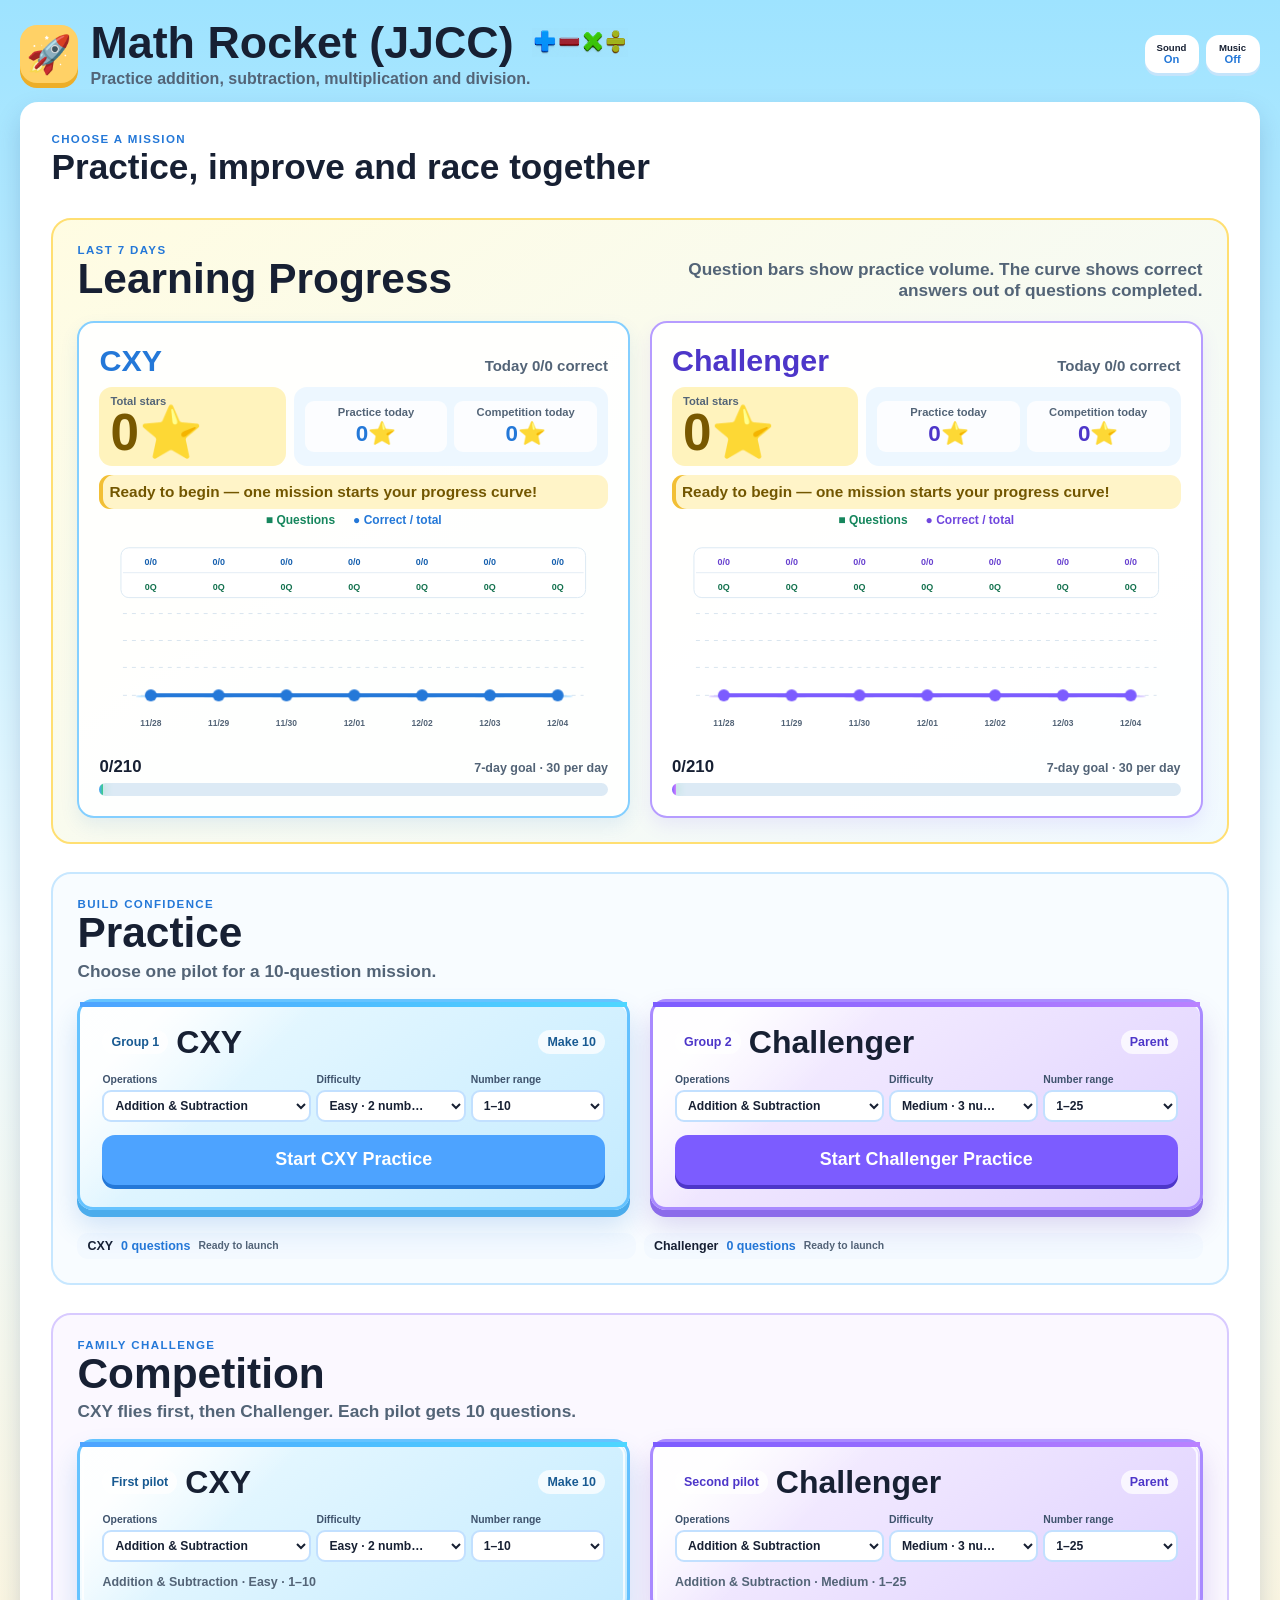
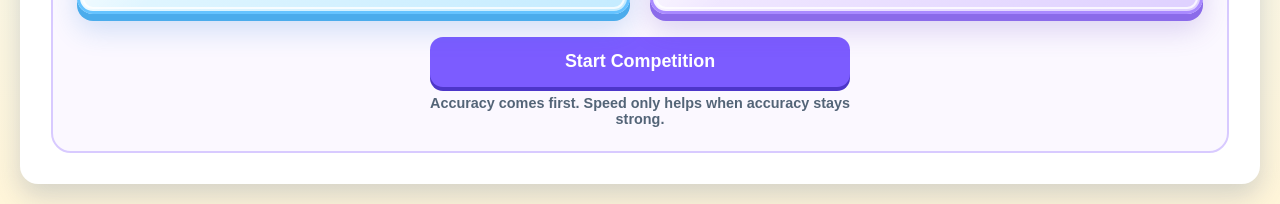
<file: index.html>
<!DOCTYPE html>
<html lang="en">
<head>
  <meta charset="UTF-8">
  <meta name="viewport" content="width=device-width, initial-scale=1, viewport-fit=cover">
  <meta name="description" content="A cheerful offline math game for building confidence with make-ten and break-ten mental maths.">
  <meta name="theme-color" content="#4da3ff">
  <meta name="color-scheme" content="light">
  <meta name="apple-mobile-web-app-capable" content="yes">
  <meta name="apple-mobile-web-app-title" content="Math Rocket (JJCC)">
  <meta name="apple-mobile-web-app-status-bar-style" content="default">
  <meta name="mobile-web-app-capable" content="yes">
  <meta name="format-detection" content="telephone=no">

  <title>Math Rocket (JJCC)</title>
  <link rel="manifest" href="./manifest.json">
  <link rel="apple-touch-icon" href="./assets/icons/apple-touch-icon.png">
  <link rel="icon" type="image/png" sizes="32x32" href="./assets/icons/favicon.png">
  <link rel="stylesheet" href="./css/style.css">
  <link rel="stylesheet" href="./css/animations.css">
  <link rel="stylesheet" href="./css/responsive.css?v=20260810-2">
</head>
<body>
  <main class="game-shell" id="app">
    <header class="hero">
      <div class="rocket-badge" aria-hidden="true">🚀</div>
      <div class="hero-copy">
        <h1>
          <span>Math Rocket (JJCC)</span>
          <img class="operator-title-image" src="./assets/images/math-operators.png" alt="plus, minus, multiply and divide" draggable="false">
        </h1>
        <p>Practice addition, subtraction, multiplication and division.</p>
        <span id="hidden-star-feedback" class="sr-only" aria-live="polite"></span>
      </div>
      <div class="hero-controls" aria-label="Sound controls">
        <button id="sound-toggle" class="icon-toggle" type="button" aria-pressed="true"><span>Sound</span><strong>On</strong></button>
        <button id="music-toggle" class="icon-toggle" type="button" aria-pressed="false"><span>Music</span><strong>Off</strong></button>
      </div>
    </header>

    <section id="start-screen" class="panel start-panel" aria-labelledby="start-title">
      <div class="setup-bar">
        <div class="page-intro">
          <p class="eyebrow">Choose a mission</p>
          <h2 id="start-title">Practice, improve and race together</h2>
        </div>
      </div>

      <section id="progress-dashboard" class="progress-dashboard" aria-labelledby="progress-dashboard-title">
        <div class="section-heading progress-heading">
          <div>
            <p class="eyebrow">Last 7 days</p>
            <h2 id="progress-dashboard-title">Learning Progress</h2>
          </div>
          <p>Question bars show practice volume. The curve shows correct answers out of questions completed.</p>
        </div>
        <div id="progress-cards" class="progress-cards" aria-live="polite"></div>
      </section>

      <section id="practice-setup" class="setup-section practice-section" aria-labelledby="practice-title">
        <div class="section-heading">
          <div>
            <p class="eyebrow">Build confidence</p>
            <h2 id="practice-title">Practice</h2>
          </div>
          <p>Choose one pilot for a 10-question mission.</p>
        </div>

        <div class="group-board">
          <article class="mission-group" aria-labelledby="cxy-title">
            <div class="group-heading">
              <span class="group-number">Group 1</span>
              <h3 id="cxy-title">CXY</h3>
              <span class="strategy-chip">Make 10</span>
            </div>
            <div class="mission-options">
              <label for="cxy-operations">
                <span>Operations</span>
                <select id="cxy-operations" data-config-context="practice" data-config-group="cxy" data-config-field="operationSet">
                  <option value="add-sub" selected>Addition &amp; Subtraction</option>
                  <option value="mul-div">Multiplication &amp; Division</option>
                  <option value="all">All Four Operations</option>
                </select>
              </label>
              <label for="cxy-difficulty">
                <span>Difficulty</span>
                <select id="cxy-difficulty" data-config-context="practice" data-config-group="cxy" data-config-field="difficulty">
                  <option value="easy" selected>Easy · 2 numbers</option>
                  <option value="medium">Medium · 3 numbers</option>
                  <option value="hard">Hard · 4 numbers</option>
                </select>
              </label>
              <label for="cxy-range">
                <span>Number range</span>
                <select id="cxy-range" data-config-context="practice" data-config-group="cxy" data-config-field="rangeMax">
                  <option value="10" selected>1–10</option>
                  <option value="15">1–15</option>
                  <option value="20">1–20</option>
                </select>
              </label>
            </div>
            <button class="start-practice-button" type="button" data-group="cxy">Start CXY Practice</button>
          </article>

          <article class="mission-group challenger-group" aria-labelledby="challenger-title">
            <div class="group-heading">
              <span class="group-number">Group 2</span>
              <h3 id="challenger-title">Challenger</h3>
              <span class="strategy-chip">Parent</span>
            </div>
            <div class="mission-options">
              <label for="challenger-operations">
                <span>Operations</span>
                <select id="challenger-operations" data-config-context="practice" data-config-group="challenger" data-config-field="operationSet">
                  <option value="add-sub" selected>Addition &amp; Subtraction</option>
                  <option value="mul-div">Multiplication &amp; Division</option>
                  <option value="all">All Four Operations</option>
                </select>
              </label>
              <label for="challenger-difficulty">
                <span>Difficulty</span>
                <select id="challenger-difficulty" data-config-context="practice" data-config-group="challenger" data-config-field="difficulty">
                  <option value="easy">Easy · 2 numbers</option>
                  <option value="medium" selected>Medium · 3 numbers</option>
                  <option value="hard">Hard · 4 numbers</option>
                </select>
              </label>
              <label for="challenger-range">
                <span>Number range</span>
                <select id="challenger-range" data-config-context="practice" data-config-group="challenger" data-config-field="rangeMax">
                  <option value="15">1–15</option>
                  <option value="25" selected>1–25</option>
                  <option value="30">1–30</option>
                </select>
              </label>
            </div>
            <button class="start-practice-button challenger-button" type="button" data-group="challenger">Start Challenger Practice</button>
          </article>
        </div>

        <div id="group-stats" class="group-stats" aria-live="polite"></div>
        <div id="focus-area" class="sr-only" aria-live="polite"></div>
      </section>

      <section id="competition-setup" class="setup-section competition-setup" aria-labelledby="competition-title">
        <div class="section-heading competition-heading">
          <div>
            <p class="eyebrow">Family challenge</p>
            <h2 id="competition-title">Competition</h2>
          </div>
          <p>CXY flies first, then Challenger. Each pilot gets 10 questions.</p>
        </div>

        <div class="group-board competition-board">
          <article class="mission-group competition-group" aria-labelledby="competition-cxy-title">
            <div class="group-heading">
              <span class="group-number">First pilot</span>
              <h3 id="competition-cxy-title">CXY</h3>
              <span class="strategy-chip">Make 10</span>
            </div>
            <div class="mission-options">
              <label for="competition-cxy-operations">
                <span>Operations</span>
                <select id="competition-cxy-operations" data-config-context="competition" data-config-group="cxy" data-config-field="operationSet">
                  <option value="add-sub" selected>Addition &amp; Subtraction</option>
                  <option value="mul-div">Multiplication &amp; Division</option>
                  <option value="all">All Four Operations</option>
                </select>
              </label>
              <label for="competition-cxy-difficulty">
                <span>Difficulty</span>
                <select id="competition-cxy-difficulty" data-config-context="competition" data-config-group="cxy" data-config-field="difficulty">
                  <option value="easy" selected>Easy · 2 numbers</option>
                  <option value="medium">Medium · 3 numbers</option>
                  <option value="hard">Hard · 4 numbers</option>
                </select>
              </label>
              <label for="competition-cxy-range">
                <span>Number range</span>
                <select id="competition-cxy-range" data-config-context="competition" data-config-group="cxy" data-config-field="rangeMax">
                  <option value="10" selected>1–10</option>
                  <option value="15">1–15</option>
                  <option value="20">1–20</option>
                </select>
              </label>
            </div>
            <p id="competition-cxy-summary" class="config-summary"></p>
          </article>

          <article class="mission-group challenger-group competition-group" aria-labelledby="competition-challenger-title">
            <div class="group-heading">
              <span class="group-number">Second pilot</span>
              <h3 id="competition-challenger-title">Challenger</h3>
              <span class="strategy-chip">Parent</span>
            </div>
            <div class="mission-options">
              <label for="competition-challenger-operations">
                <span>Operations</span>
                <select id="competition-challenger-operations" data-config-context="competition" data-config-group="challenger" data-config-field="operationSet">
                  <option value="add-sub" selected>Addition &amp; Subtraction</option>
                  <option value="mul-div">Multiplication &amp; Division</option>
                  <option value="all">All Four Operations</option>
                </select>
              </label>
              <label for="competition-challenger-difficulty">
                <span>Difficulty</span>
                <select id="competition-challenger-difficulty" data-config-context="competition" data-config-group="challenger" data-config-field="difficulty">
                  <option value="easy">Easy · 2 numbers</option>
                  <option value="medium" selected>Medium · 3 numbers</option>
                  <option value="hard">Hard · 4 numbers</option>
                </select>
              </label>
              <label for="competition-challenger-range">
                <span>Number range</span>
                <select id="competition-challenger-range" data-config-context="competition" data-config-group="challenger" data-config-field="rangeMax">
                  <option value="15">1–15</option>
                  <option value="25" selected>1–25</option>
                  <option value="30">1–30</option>
                </select>
              </label>
            </div>
            <p id="competition-challenger-summary" class="config-summary"></p>
          </article>
        </div>

        <div class="competition-actions">
          <button id="start-competition-button" class="competition-card" type="button">Start Competition</button>
          <p class="competition-tip">Accuracy comes first. Speed only helps when accuracy stays strong.</p>
        </div>
      </section>
    </section>

    <section id="game-screen" class="panel game-panel hidden" aria-labelledby="question-text">
      <div class="play-header">
        <nav class="play-navigation" aria-label="Practice navigation">
          <button id="go-back-button" class="play-nav-button" type="button" aria-label="Go back to mission choices">
            <span aria-hidden="true">←</span> Back
          </button>
          <button id="go-home-button" class="play-nav-button" type="button" aria-label="Go to Math Rocket (JJCC) homepage">
            <span aria-hidden="true">⌂</span> Home
          </button>
        </nav>

        <div class="play-hud" aria-label="Mission progress">
          <div class="pilot-chip">
            <span>Pilot</span>
            <strong id="mission-label">CXY</strong>
          </div>
          <div class="progress-cluster">
            <div class="progress-copy">
              <strong><span id="question-number">1</span>/<span id="question-total">10</span></strong>
              <span id="mission-config"></span>
            </div>
            <div class="progress-track" role="progressbar" aria-valuemin="0" aria-valuemax="10" aria-valuenow="1">
              <span id="question-progress"></span>
            </div>
          </div>
          <div class="star-score"><span>⭐</span><strong id="score">0</strong></div>
          <div class="streak-score"><span>Streak</span><strong id="streak">0</strong></div>
        </div>
      </div>

      <div id="competition-hud" class="competition-hud hidden" aria-live="polite">
        <span data-live-player="cxy">CXY <strong id="live-cxy-stars">0</strong>⭐</span>
        <b>VS</b>
        <span data-live-player="challenger">Challenger <strong id="live-challenger-stars">0</strong>⭐</span>
      </div>
      <span id="timer" class="sr-only">0</span>

      <div class="play-stage">
        <div class="rocket-area" aria-hidden="true">
          <div class="cloud cloud-one"></div>
          <div class="cloud cloud-two"></div>
          <div class="sky-mark star-one">★</div>
          <div class="sky-mark star-two">★</div>
          <div id="rocket" class="rocket-wrap">
            <svg class="rocket-svg" viewBox="0 0 120 180" role="img" aria-label="Rocket">
              <g class="rocket-glow"><ellipse cx="60" cy="92" rx="34" ry="66"></ellipse></g>
              <g class="rocket-body">
                <path class="fin left-fin" d="M39 116 L15 152 L45 142 Z"></path>
                <path class="fin right-fin" d="M81 116 L105 152 L75 142 Z"></path>
                <path class="body-shell" d="M60 8 C30 33 25 85 39 129 C44 145 76 145 81 129 C95 85 90 33 60 8 Z"></path>
                <circle class="window-ring" cx="60" cy="66" r="18"></circle>
                <circle class="window-glass" cx="60" cy="66" r="11"></circle>
                <path class="smile" d="M51 99 Q60 108 69 99"></path>
                <path class="oops-mouth" d="M53 104 Q60 96 67 104"></path>
              </g>
              <g class="flame">
                <path class="flame-outer" d="M43 139 C45 162 58 174 60 178 C62 174 75 162 77 139 Z"></path>
                <path class="flame-inner" d="M53 140 C54 156 60 165 60 168 C60 165 66 156 67 140 Z"></path>
              </g>
              <g class="smoke-trail">
                <circle cx="42" cy="160" r="9"></circle>
                <circle cx="60" cy="166" r="12"></circle>
                <circle cx="78" cy="160" r="8"></circle>
              </g>
              <g class="sparkles">
                <circle cx="23" cy="70" r="3"></circle>
                <circle cx="98" cy="92" r="3"></circle>
              </g>
            </svg>
            <span class="oops-bubble">Try again!</span>
          </div>
          <div class="moon"></div>
          <div class="fireworks"><span></span><span></span><span></span></div>
        </div>

        <div class="question-zone">
          <h2 id="question-text" class="question"></h2>
          <div id="answer-buttons" class="answer-grid" aria-label="Answer choices"></div>
        </div>
      </div>

      <div class="support-row">
        <button id="hint-button" class="secondary-button" type="button">💡 Hint</button>
        <div class="feedback-zone">
          <p id="hint-text" class="hint" aria-live="polite"></p>
          <p id="message" class="message" aria-live="assertive"></p>
        </div>
      </div>
    </section>

    <section id="result-screen" class="panel result-panel hidden" aria-labelledby="result-title">
      <div class="result-heading">
        <div id="result-celebration-icon" class="result-celebration-icon" aria-hidden="true">⭐</div>
        <div>
          <p class="eyebrow">Mission report</p>
          <h2 id="result-title">Mission complete! ⭐</h2>
          <p id="result-message" class="result-message" aria-live="polite"></p>
        </div>
      </div>

      <div class="result-stats">
        <div class="result-star"><span>Mission stars</span><strong id="final-score">0</strong></div>
        <div><span>Correct</span><strong id="final-correct">0/10</strong></div>
        <div><span>Accuracy</span><strong id="final-rate">0%</strong></div>
        <div><span>Average</span><strong><span id="final-average">0</span>s</strong></div>
      </div>
      <span class="sr-only">Total time <span id="final-time">0</span> seconds</span>

      <div id="reward-breakdown" class="reward-breakdown" aria-label="Star rewards"></div>
      <div id="comparison-message" class="comparison-message" aria-live="polite"></div>
      <div id="competition-result" class="competition-result hidden"></div>

      <section id="review-section" class="review-section" aria-labelledby="review-title">
        <div>
          <h3 id="review-title">Mistake review</h3>
          <p id="review-summary">Your tricky questions are ready to practise one at a time.</p>
        </div>
        <div id="wrong-review" class="sr-only"></div>
        <div id="retry-actions" class="retry-actions"></div>
      </section>

      <div class="result-actions">
        <button id="competition-next-button" class="hidden" type="button">Start Challenger turn</button>
        <button id="play-again-button" type="button">Back to Mission</button>
        <button id="result-home-button" class="result-home-button" type="button">⌂ Home</button>
      </div>
    </section>
  </main>

  <dialog id="race-exit-dialog" class="race-exit-dialog" aria-labelledby="race-exit-title">
    <div class="race-exit-content">
      <div class="race-exit-icon" aria-hidden="true">🚦</div>
      <h2 id="race-exit-title">Leave this race?</h2>
      <p id="race-exit-status" class="race-exit-status"></p>
      <p id="race-exit-message" class="race-exit-message"></p>
      <div class="race-exit-actions">
        <button id="continue-race-button" type="button">Continue Race</button>
        <button id="exit-race-button" class="exit-race-button" type="button">Exit Race</button>
      </div>
    </div>
  </dialog>

  <script src="./js/utils.js"></script>
  <script src="./js/runtime-config.js?v=20260810-2"></script>
  <script src="./js/storage.js?v=20260810-2"></script>
  <script src="./js/questions.js?v=20260810-3"></script>
  <script src="./js/audio.js"></script>
  <script src="./js/animation.js"></script>
  <script src="./js/ui.js?v=20260810-2"></script>
  <script src="./js/game.js?v=20260810-2"></script>
  <script src="./js/app.js?v=20260810-3"></script>
</body>
</html>
</file>
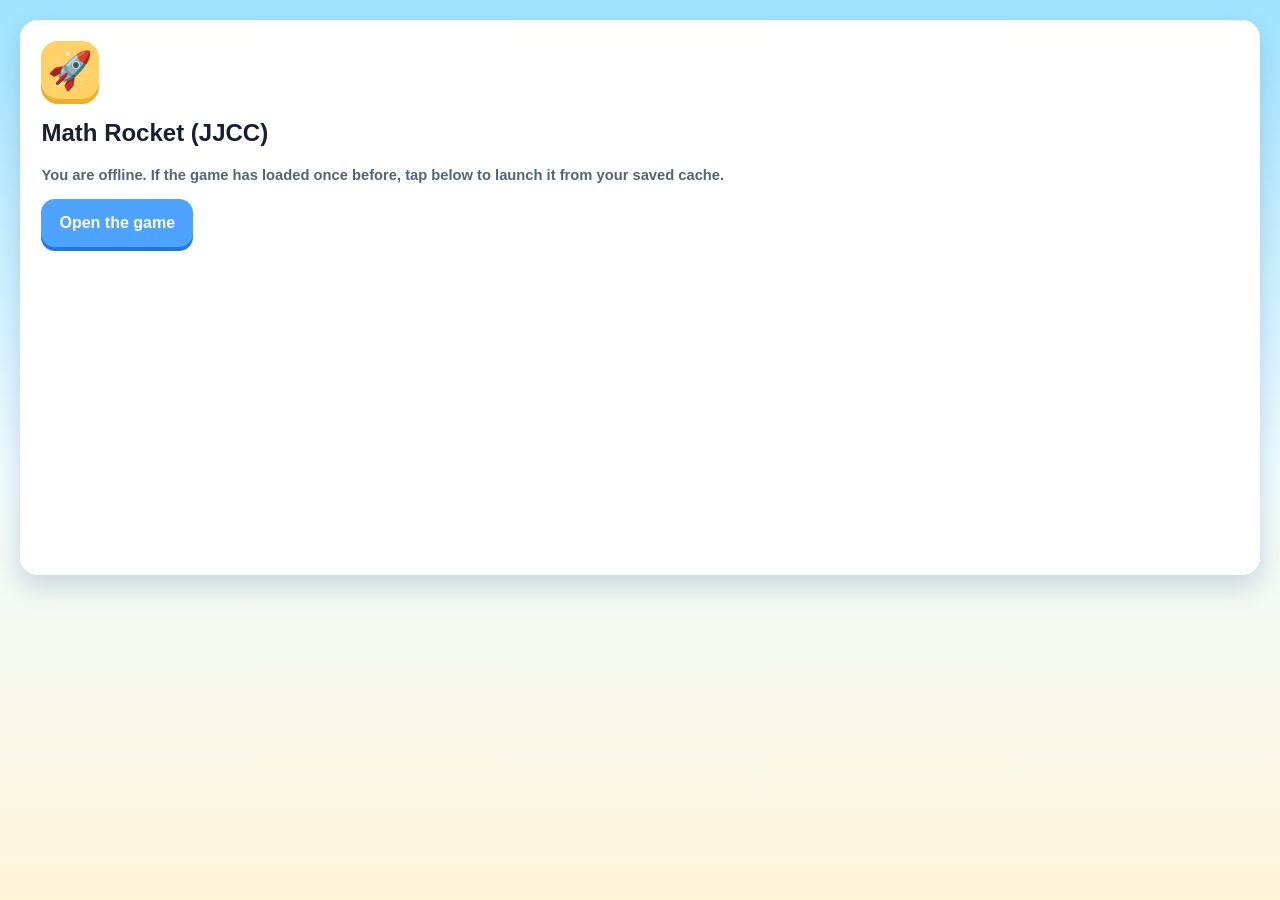
<file: offline.html>
<!DOCTYPE html>
<html lang="en">
<head>
  <meta charset="UTF-8">
  <meta name="viewport" content="width=device-width, initial-scale=1, viewport-fit=cover">
  <meta name="theme-color" content="#4da3ff">
  <title>Offline - Math Rocket (JJCC)</title>
  <link rel="stylesheet" href="./css/style.css">
  <link rel="stylesheet" href="./css/responsive.css">
</head>
<body>
  <main class="game-shell">
    <section class="panel">
      <div class="rocket-badge" aria-hidden="true">&#128640;</div>
      <h1>Math Rocket (JJCC)</h1>
      <p class="result-message">You are offline. If the game has loaded once before, tap below to launch it from your saved cache.</p>
      <p><a class="offline-link" href="./index.html">Open the game</a></p>
    </section>
  </main>
</body>
</html>
</file>
<file: css/style.css>
:root {
  --blue: #4da3ff;
  --blue-dark: #2478d8;
  --purple: #7c5cff;
  --purple-dark: #4d36c9;
  --green: #1f9d55;
  --red: #d95c5c;
  --yellow: #ffd166;
  --ink: #172033;
  --muted: #536477;
  --panel: #ffffff;
  --space: #163a73;
  --touch: 48px;
  --gap: clamp(8px, 1.5vh, 14px);
}

* {
  box-sizing: border-box;
  -webkit-tap-highlight-color: transparent;
}

html,
body {
  width: 100%;
  height: 100%;
  margin: 0;
  overflow: hidden;
  touch-action: manipulation;
}

body {
  color: var(--ink);
  font-family: "Trebuchet MS", Arial, sans-serif;
  background:
    radial-gradient(circle at 16% 12%, #fff6a5 0 50px, transparent 51px),
    radial-gradient(circle at 86% 15%, rgba(255, 255, 255, 0.68) 0 38px, transparent 39px),
    linear-gradient(180deg, #9ee3ff 0%, #eefbff 52%, #fff5d9 100%);
  overscroll-behavior: none;
  -webkit-user-select: none;
  user-select: none;
}

button,
select {
  font: inherit;
}

button {
  min-height: var(--touch);
  padding: 9px 14px;
  border: 0;
  border-radius: 13px;
  color: #ffffff;
  background: var(--blue);
  box-shadow: 0 4px 0 var(--blue-dark);
  cursor: pointer;
  font-weight: 900;
  touch-action: manipulation;
  transition: transform 150ms ease, box-shadow 150ms ease;
}

button:hover,
button:focus-visible {
  transform: translateY(-1px);
  outline: 3px solid rgba(255, 209, 102, 0.88);
  outline-offset: 2px;
}

button:active {
  transform: translateY(2px);
  box-shadow: 0 2px 0 var(--blue-dark);
}

button:disabled {
  cursor: default;
  opacity: 0.94;
}

.hidden,
[hidden] {
  display: none !important;
}

.sr-only {
  position: absolute !important;
  width: 1px !important;
  height: 1px !important;
  padding: 0 !important;
  margin: -1px !important;
  overflow: hidden !important;
  clip: rect(0, 0, 0, 0) !important;
  white-space: nowrap !important;
  border: 0 !important;
}

.game-shell {
  display: grid;
  grid-template-rows: auto minmax(0, 1fr);
  gap: var(--gap);
  width: min(1080px, 100%);
  height: 100dvh;
  margin: 0 auto;
  padding:
    max(8px, env(safe-area-inset-top))
    max(10px, env(safe-area-inset-right))
    max(8px, env(safe-area-inset-bottom))
    max(10px, env(safe-area-inset-left));
}

.hero {
  display: grid;
  grid-template-columns: auto minmax(0, 1fr) auto;
  align-items: center;
  gap: 12px;
  min-height: 60px;
}

.rocket-badge {
  display: grid;
  width: 58px;
  height: 58px;
  place-items: center;
  border-radius: 17px;
  background: var(--yellow);
  box-shadow: 0 5px 0 #edae28;
  font-size: 2.3rem;
}

.hero-copy {
  min-width: 0;
}

.hero h1,
.hero p {
  margin: 0;
}

.hero h1 {
  font-size: clamp(1.65rem, 4vw, 2.8rem);
  line-height: 1;
}

.hero p {
  margin-top: 5px;
  color: var(--muted);
  font-size: clamp(0.8rem, 1.5vw, 1rem);
  font-weight: 800;
}

.hero-controls {
  display: flex;
  gap: 7px;
}

.icon-toggle,
.text-button {
  min-height: 42px;
  padding: 7px 10px;
  color: var(--ink);
  background: #ffffff;
  box-shadow: 0 3px 0 #c5e4fb;
  font-size: 0.82rem;
}

body.is-playing .hero,
body.is-result .hero {
  display: none;
}

body.is-playing .game-shell,
body.is-result .game-shell {
  grid-template-rows: minmax(0, 1fr);
}

.panel {
  width: 100%;
  height: 100%;
  min-height: 0;
  padding: clamp(10px, 2vw, 18px);
  overflow: hidden;
  border: 3px solid rgba(255, 255, 255, 0.9);
  border-radius: 18px;
  background: var(--panel);
  box-shadow: 0 12px 26px rgba(22, 58, 115, 0.18);
}

.start-panel {
  display: flex;
  flex-direction: column;
  gap: var(--gap);
}

.setup-bar {
  display: grid;
  grid-template-columns: minmax(220px, 1fr) auto auto;
  align-items: center;
  gap: 9px;
}

.mode-tabs,
.mobile-group-tabs {
  display: flex;
  gap: 5px;
  padding: 4px;
  border-radius: 14px;
  background: #eaf5ff;
}

.mode-tab,
.group-tab {
  flex: 1;
  min-height: 42px;
  color: var(--muted);
  background: transparent;
  box-shadow: none;
  font-size: 0.92rem;
}

.mode-tab.active,
.group-tab.active {
  color: #ffffff;
  background: var(--blue);
  box-shadow: 0 3px 0 var(--blue-dark);
}

.star-bank {
  margin: 0;
  padding: 8px 12px;
  border-radius: 999px;
  color: #765900;
  background: #fff4c8;
  font-weight: 900;
  white-space: nowrap;
}

.setup-view {
  display: none;
  flex: 1;
  min-height: 0;
}

.setup-view.active {
  display: flex;
  flex-direction: column;
  gap: var(--gap);
}

.mobile-group-tabs {
  display: none;
}

.group-board {
  display: grid;
  flex: 1;
  grid-template-columns: repeat(2, minmax(0, 1fr));
  align-items: stretch;
  gap: clamp(10px, 2vw, 16px);
  min-height: 0;
}

.mission-group {
  position: relative;
  display: grid;
  grid-template-rows: auto minmax(0, 1fr) auto;
  gap: 10px;
  min-height: 0;
  padding: clamp(10px, 1.8vw, 16px);
  overflow: hidden;
  border: 2px solid #65c3ff;
  border-radius: 16px;
  background: linear-gradient(145deg, #eaf9ff 0%, #c9edff 100%);
}

.mission-group::before {
  position: absolute;
  top: 0;
  right: 0;
  left: 0;
  height: 5px;
  background: linear-gradient(90deg, var(--blue), #4ed6ff);
  content: "";
}

.challenger-group {
  border-color: #a98aff;
  background: linear-gradient(145deg, #f7efff 0%, #dfd0ff 100%);
}

.challenger-group::before {
  background: linear-gradient(90deg, var(--purple), #ba82ff);
}

.group-heading {
  display: grid;
  grid-template-columns: auto 1fr auto;
  align-items: center;
  gap: 8px;
  min-height: 36px;
}

.group-heading h3 {
  margin: 0;
  font-size: clamp(1.25rem, 2.4vw, 1.6rem);
}

.group-number,
.strategy-chip {
  padding: 4px 8px;
  border-radius: 999px;
  color: #185a92;
  background: rgba(255, 255, 255, 0.76);
  font-size: 0.72rem;
  font-weight: 900;
  white-space: nowrap;
}

.challenger-group .group-number,
.challenger-group .strategy-chip {
  color: var(--purple-dark);
}

.mission-options {
  display: grid;
  grid-template-rows: repeat(3, minmax(58px, 1fr));
  gap: 8px;
  min-height: 0;
}

.mission-options label {
  display: grid;
  grid-template-rows: auto minmax(38px, 1fr);
  gap: 3px;
  min-height: 0;
  color: var(--muted);
  font-size: 0.76rem;
  font-weight: 900;
}

.mission-options select {
  width: 100%;
  min-height: 40px;
  padding: 6px 32px 6px 9px;
  border: 2px solid rgba(77, 163, 255, 0.34);
  border-radius: 10px;
  color: var(--ink);
  background: #ffffff;
  font-size: clamp(0.78rem, 1.35vw, 0.94rem);
  font-weight: 800;
}

.mission-options select:focus-visible {
  border-color: var(--blue);
  outline: 3px solid rgba(255, 209, 102, 0.75);
}

.start-practice-button,
.competition-card {
  width: 100%;
  min-height: 46px;
}

.challenger-button,
.competition-card,
#competition-next-button {
  background: var(--purple);
  box-shadow: 0 4px 0 var(--purple-dark);
}

.group-stats {
  display: grid;
  grid-template-columns: repeat(2, minmax(0, 1fr));
  gap: 8px;
}

.group-stat-card {
  display: flex;
  align-items: center;
  gap: 8px;
  min-width: 0;
  padding: 6px 10px;
  border-radius: 11px;
  background: #f3f9ff;
  font-size: 0.78rem;
  font-weight: 800;
}

.group-stat-card strong {
  color: var(--blue-dark);
  white-space: nowrap;
}

.group-stat-card small {
  overflow: hidden;
  color: var(--muted);
  text-overflow: ellipsis;
  white-space: nowrap;
}

.competition-setup {
  justify-content: center;
  align-items: center;
  text-align: center;
}

.versus-title {
  display: flex;
  align-items: center;
  gap: 14px;
}

.versus-title > span {
  font-size: clamp(2.6rem, 7vh, 4.5rem);
}

.versus-title h2,
.versus-title p,
.eyebrow {
  margin: 0;
}

.versus-title h2 {
  font-size: clamp(1.7rem, 4vw, 2.5rem);
}

.versus-title p:last-child,
.competition-tip {
  color: var(--muted);
  font-size: 0.9rem;
  font-weight: 800;
}

.eyebrow {
  color: var(--blue-dark);
  font-size: 0.72rem;
  font-weight: 900;
  letter-spacing: 0.12em;
  text-transform: uppercase;
}

.competition-configs {
  display: grid;
  grid-template-columns: minmax(0, 1fr) auto minmax(0, 1fr);
  align-items: center;
  gap: 10px;
  width: min(760px, 100%);
}

.competition-player {
  display: grid;
  gap: 5px;
  padding: clamp(12px, 2.2vw, 20px);
  border: 2px solid #87ceff;
  border-radius: 15px;
  background: #eaf9ff;
}

.challenger-player {
  border-color: #b49cff;
  background: #f3edff;
}

.competition-player strong {
  font-size: 1.35rem;
}

.competition-player span {
  color: var(--muted);
  font-size: 0.86rem;
  font-weight: 800;
}

.versus-badge {
  display: grid;
  width: 48px;
  height: 48px;
  place-items: center;
  border-radius: 50%;
  color: #ffffff;
  background: var(--purple);
  font-weight: 900;
}

.competition-card {
  width: min(360px, 100%);
  min-height: 58px;
  font-size: 1.16rem;
}

.competition-tip {
  margin: 0;
}

/* Playing */
.game-panel {
  display: grid;
  grid-template-rows: auto auto minmax(0, 1fr) auto;
  gap: var(--gap);
}

.play-hud {
  display: grid;
  grid-template-columns: minmax(120px, 1.25fr) minmax(170px, 2fr) minmax(82px, 0.75fr) minmax(70px, 0.65fr);
  gap: 8px;
}

.pilot-chip,
.progress-cluster,
.star-score,
.streak-score {
  min-width: 0;
  padding: 8px 10px;
  border-radius: 12px;
  background: #edf7ff;
}

.pilot-chip span,
.streak-score span,
.progress-copy span {
  display: block;
  overflow: hidden;
  color: var(--muted);
  font-size: 0.7rem;
  font-weight: 900;
  text-overflow: ellipsis;
  white-space: nowrap;
}

.pilot-chip strong,
.streak-score strong {
  display: block;
  overflow: hidden;
  margin-top: 2px;
  font-size: clamp(0.9rem, 2vw, 1.15rem);
  text-overflow: ellipsis;
  white-space: nowrap;
}

.progress-cluster {
  display: grid;
  align-content: center;
  gap: 5px;
}

.progress-copy {
  display: flex;
  align-items: center;
  gap: 8px;
}

.progress-copy strong {
  font-size: 1.15rem;
}

.progress-copy span {
  flex: 1;
  text-align: right;
}

.progress-track {
  height: 9px;
  overflow: hidden;
  border-radius: 999px;
  background: #cfe7fb;
}

.progress-track span {
  display: block;
  width: 10%;
  height: 100%;
  border-radius: inherit;
  background: linear-gradient(90deg, var(--blue), #55d9ff);
  transition: width 240ms ease;
}

.star-score {
  display: flex;
  align-items: center;
  justify-content: center;
  gap: 5px;
  color: #795900;
  background: #fff2b9;
}

.star-score span {
  font-size: 1.35rem;
}

.star-score strong {
  font-size: clamp(1.4rem, 3vw, 2rem);
}

.streak-score {
  text-align: center;
}

.competition-hud {
  display: grid;
  grid-template-columns: 1fr auto 1fr;
  align-items: center;
  gap: 8px;
  padding: 5px 10px;
  border-radius: 11px;
  color: #4f397f;
  background: #f1ecff;
  font-size: 0.83rem;
  font-weight: 900;
  text-align: center;
}

.competition-hud .active {
  color: #ffffff;
  border-radius: 999px;
  background: var(--purple);
}

.play-stage {
  display: grid;
  grid-template-columns: minmax(145px, 0.65fr) minmax(0, 2.35fr);
  gap: var(--gap);
  min-height: 0;
}

.rocket-area {
  position: relative;
  min-height: 0;
  overflow: hidden;
  border-radius: 15px;
  background:
    radial-gradient(circle at 75% 20%, rgba(255, 255, 255, 0.2) 0 32px, transparent 33px),
    linear-gradient(180deg, var(--space), #367bd7 70%, #80d7ff);
  contain: layout paint;
}

#rocket {
  position: absolute;
  z-index: 4;
  bottom: 8%;
  left: 50%;
  width: clamp(68px, 10vw, 108px);
  aspect-ratio: 2 / 3;
  transform: translate3d(-50%, 0, 0);
  transform-origin: 50% 72%;
  will-change: bottom, transform;
}

.rocket-svg {
  display: block;
  width: 100%;
  filter: drop-shadow(0 8px 12px rgba(0, 0, 0, 0.22));
}

.rocket-glow ellipse { fill: rgba(255, 209, 102, 0.2); opacity: 0; }
.body-shell { fill: #ffffff; stroke: #d8ebff; stroke-width: 3; }
.fin { fill: #ff6b6b; stroke: #d64545; stroke-width: 2; }
.window-ring { fill: #2667ff; }
.window-glass { fill: #bdefff; }
.smile,
.oops-mouth { fill: none; stroke: #172033; stroke-linecap: round; stroke-width: 4; }
.oops-mouth { opacity: 0; }
.flame,
.smoke-trail,
.sparkles,
.oops-bubble,
.fireworks { opacity: 0; pointer-events: none; }
.flame-outer { fill: #ff9f1c; }
.flame-inner { fill: #fff4cf; }
.smoke-trail circle { fill: rgba(255, 255, 255, 0.78); }
.sparkles circle { fill: #fff4cf; }

.oops-bubble {
  position: absolute;
  top: 12px;
  right: -22px;
  padding: 5px 7px;
  border-radius: 999px;
  color: #9b2929;
  background: #ffffff;
  font-size: 0.72rem;
  font-weight: 900;
}

.moon {
  position: absolute;
  top: 14px;
  right: 16px;
  width: clamp(30px, 5vw, 48px);
  aspect-ratio: 1;
  border-radius: 50%;
  background: #fff6c8;
  box-shadow: 0 0 20px rgba(255, 246, 200, 0.62);
}

.cloud {
  position: absolute;
  z-index: 1;
  width: 82px;
  height: 26px;
  border-radius: 999px;
  background: rgba(255, 255, 255, 0.68);
}

.cloud-one { top: 25%; left: 5%; }
.cloud-two { right: 6%; bottom: 14%; transform: scale(0.72); }
.sky-mark { position: absolute; color: var(--yellow); font-size: 1.2rem; }
.star-one { top: 18px; left: 18%; }
.star-two { top: 58px; right: 17%; }

.question-zone {
  display: grid;
  grid-template-rows: minmax(58px, 0.7fr) minmax(0, 2fr);
  gap: var(--gap);
  min-height: 0;
}

.question {
  display: grid;
  place-items: center;
  min-height: 0;
  margin: 0;
  padding: 4px;
  overflow-wrap: anywhere;
  font-size: clamp(2rem, 6vw, 4rem);
  line-height: 1.05;
  text-align: center;
}

.answer-grid {
  display: grid;
  grid-template-columns: repeat(2, minmax(0, 1fr));
  grid-template-rows: repeat(2, minmax(50px, 1fr));
  gap: clamp(7px, 1.5vw, 12px);
  min-height: 0;
}

.answer-button {
  position: relative;
  min-height: 50px;
  padding: 7px;
  font-size: clamp(1.55rem, 4vw, 2.7rem);
}

.answer-button strong { font: inherit; }

.answer-shortcut {
  position: absolute;
  top: 6px;
  left: 7px;
  display: grid;
  width: 21px;
  height: 21px;
  place-items: center;
  border-radius: 50%;
  color: var(--blue-dark);
  background: rgba(255, 255, 255, 0.9);
  font-size: 0.68rem;
}

.answer-button.correct { background: var(--green); box-shadow: 0 4px 0 #126c38; }
.answer-button.wrong { background: var(--red); box-shadow: 0 4px 0 #a23a3a; }

.support-row {
  display: grid;
  grid-template-columns: auto minmax(0, 1fr);
  align-items: center;
  gap: 10px;
  min-height: 54px;
}

.secondary-button {
  min-height: 44px;
  color: var(--ink);
  background: var(--yellow);
  box-shadow: 0 4px 0 #edae28;
}

.feedback-zone {
  display: grid;
  align-content: center;
  min-width: 0;
  min-height: 48px;
  padding: 5px 10px;
  border-radius: 11px;
  background: #f6f9fc;
}

.hint,
.message {
  margin: 0;
  overflow: hidden;
  color: var(--muted);
  font-size: clamp(0.76rem, 1.6vw, 0.98rem);
  font-weight: 800;
  line-height: 1.25;
  text-overflow: ellipsis;
  white-space: nowrap;
}

.message {
  color: var(--ink);
  font-size: clamp(0.82rem, 1.8vw, 1.05rem);
}

/* Results */
.result-panel {
  display: grid;
  grid-template-rows: auto auto auto auto minmax(0, 1fr) auto;
  gap: var(--gap);
}

.result-heading {
  display: flex;
  align-items: center;
  justify-content: space-between;
  gap: 12px;
}

.result-heading h2,
.result-heading p {
  margin: 0;
}

.result-heading h2 {
  margin-top: 2px;
  font-size: clamp(1.45rem, 4vw, 2.3rem);
}

.result-message {
  margin-top: 4px !important;
  color: var(--muted);
  font-size: 0.92rem;
  font-weight: 800;
}

.total-star-badge {
  padding: 9px 12px;
  border-radius: 13px;
  color: #755900;
  background: #fff2b9;
  font-weight: 900;
  white-space: nowrap;
}

.total-star-badge strong { font-size: 1.35rem; }

.result-stats {
  display: grid;
  grid-template-columns: repeat(4, minmax(0, 1fr));
  gap: 8px;
}

.result-stats div {
  padding: clamp(7px, 1.5vw, 12px);
  border-radius: 12px;
  background: #edf7ff;
  text-align: center;
}

.result-stats .result-star { background: #fff2b9; }

.result-stats span {
  display: block;
  color: var(--muted);
  font-size: 0.72rem;
  font-weight: 900;
}

.result-stats strong {
  display: block;
  margin-top: 2px;
  font-size: clamp(1.15rem, 3vw, 1.75rem);
}

.reward-breakdown {
  display: flex;
  gap: 6px;
  overflow: hidden;
}

.reward-chip {
  flex: 1 1 auto;
  min-width: 0;
  padding: 6px 8px;
  overflow: hidden;
  border-radius: 999px;
  color: #725600;
  background: #fff7d6;
  font-size: 0.73rem;
  font-weight: 900;
  text-align: center;
  text-overflow: ellipsis;
  white-space: nowrap;
}

.comparison-message {
  padding: 8px 10px;
  border-radius: 11px;
  color: #4f397f;
  background: #f1ecff;
  font-size: 0.83rem;
  font-weight: 800;
  text-align: center;
}

.competition-result {
  display: grid;
  grid-template-columns: repeat(2, minmax(0, 1fr));
  gap: 8px;
  min-height: 0;
}

.competition-score-card {
  min-width: 0;
  padding: 8px 10px;
  border: 2px solid #dcecff;
  border-radius: 12px;
  background: #f8fbff;
}

.competition-score-card h3,
.competition-score-card p {
  margin: 0;
}

.competition-score-card h3 { color: var(--blue-dark); font-size: 1rem; }
.competition-score-card p { margin-top: 3px; color: var(--muted); font-size: 0.73rem; font-weight: 800; }
.competition-score-card .big-score { color: var(--ink); font-size: 1rem; }

.review-section {
  display: flex;
  align-items: center;
  justify-content: space-between;
  gap: 10px;
  min-height: 0;
  padding: 8px 10px;
  border-radius: 12px;
  background: #fff7d6;
}

.review-section h3,
.review-section p {
  margin: 0;
}

.review-section h3 { font-size: 1rem; }
.review-section p { margin-top: 2px; color: var(--muted); font-size: 0.75rem; font-weight: 800; }

.retry-actions {
  flex: 0 0 auto;
}

.retry-button {
  min-height: 44px;
  color: var(--ink);
  background: var(--yellow);
  box-shadow: 0 4px 0 #edae28;
}

.retry-complete-message {
  margin: 0;
  color: var(--green);
  font-size: 0.8rem;
  font-weight: 900;
}

.result-actions {
  display: flex;
  justify-content: center;
  gap: 9px;
}

#competition-next-button,
#play-again-button {
  width: min(280px, 48%);
}

.offline-link {
  display: inline-flex;
  min-height: var(--touch);
  align-items: center;
  justify-content: center;
  padding: 0 18px;
  border-radius: 14px;
  color: #ffffff;
  background: var(--blue);
  font-weight: 800;
  text-decoration: none;
  box-shadow: 0 4px 0 var(--blue-dark);
}
</file>
<file: css/animations.css>
#rocket {
  transition: bottom 450ms cubic-bezier(0.2, 0.8, 0.2, 1);
}

#rocket.is-idle {
  animation: rocket-idle 2.8s ease-in-out infinite;
}

#rocket.is-correct {
  animation: rocket-launch 650ms cubic-bezier(0.2, 0.9, 0.2, 1);
}

#rocket.is-correct .flame,
#rocket.is-correct .smoke-trail,
#rocket.is-correct .sparkles,
#rocket.is-correct .rocket-glow ellipse {
  opacity: 1;
}

#rocket.is-correct .flame {
  animation: flame-flicker 180ms ease-in-out infinite;
}

#rocket.is-correct .smoke-trail {
  animation: smoke-puff 650ms ease-out;
}

#rocket.is-correct .sparkles {
  animation: sparkle-burst 650ms ease-out;
}

#rocket.is-correct .rocket-glow ellipse {
  animation: glow-pop 650ms ease-out;
}

#rocket.is-wrong {
  animation: rocket-wrong 520ms ease;
}

#rocket.is-wrong .smoke-trail,
#rocket.is-wrong .oops-bubble {
  opacity: 1;
}

#rocket.is-wrong .smile {
  opacity: 0;
}

#rocket.is-wrong .oops-mouth {
  opacity: 1;
}

#rocket.is-wrong .smoke-trail {
  animation: smoke-puff 520ms ease-out;
}

#rocket.is-complete {
  animation: rocket-complete 950ms cubic-bezier(0.2, 0.9, 0.2, 1) both;
}

#rocket.is-complete .flame,
#rocket.is-complete .sparkles,
#rocket.is-complete .rocket-glow ellipse {
  opacity: 1;
}

.rocket-area.is-wrong {
  animation: wrong-flash 520ms ease;
}

.rocket-area.is-complete .fireworks {
  opacity: 1;
}

.rocket-area.is-complete .fireworks span {
  animation: firework 950ms ease-out both;
}

.fireworks span {
  position: absolute;
  width: 10px;
  height: 10px;
  border-radius: 50%;
  background: #fff4cf;
  box-shadow:
    0 -26px 0 #fff4cf,
    22px -12px 0 #ff6b6b,
    22px 12px 0 #4df0b2,
    0 26px 0 #ffd166,
    -22px 12px 0 #ffffff,
    -22px -12px 0 #7cc6ff;
}

.fireworks span:nth-child(1) {
  left: 22%;
  top: 28%;
}

.fireworks span:nth-child(2) {
  right: 24%;
  top: 36%;
  animation-delay: 160ms;
}

.fireworks span:nth-child(3) {
  left: 50%;
  top: 18%;
  animation-delay: 280ms;
}

.pulse {
  animation: soft-pulse 320ms ease;
}

.sky-mark {
  animation: star-twinkle 2.4s ease-in-out infinite;
}

.cloud-one {
  animation: cloud-drift 11s ease-in-out infinite alternate;
}

.cloud-two {
  animation: cloud-drift 13s ease-in-out infinite alternate-reverse;
}

body.is-celebrating .winner-celebration {
  animation: winner-pop 760ms cubic-bezier(0.2, 0.9, 0.2, 1) both;
}

body.is-celebrating .winner-celebration::before,
body.is-celebrating .winner-celebration::after {
  position: fixed;
  z-index: 20;
  top: 12%;
  color: #ffd166;
  content: "★  ✦  ★  ✦  ★";
  font-size: clamp(1.2rem, 5vw, 2.4rem);
  pointer-events: none;
  animation: celebration-fall 2.1s ease-out both;
}

body.is-celebrating .winner-celebration::before {
  left: 5%;
}

body.is-celebrating .winner-celebration::after {
  right: 5%;
  animation-delay: 180ms;
}

.star-two {
  animation-delay: 550ms;
}

.star-three {
  animation-delay: 1100ms;
}

@keyframes rocket-idle {
  0% {
    transform: translate3d(-50%, 0, 0) rotate(-3deg);
  }

  50% {
    transform: translate3d(-50%, -8px, 0) rotate(3deg);
  }

  100% {
    transform: translate3d(-50%, 0, 0) rotate(-3deg);
  }
}

@keyframes rocket-launch {
  0% {
    transform: translate3d(-50%, 10px, 0) scale(1);
  }

  45% {
    transform: translate3d(-50%, -26px, 0) scale(1.08);
  }

  100% {
    transform: translate3d(-50%, 0, 0) scale(1);
  }
}

@keyframes rocket-wrong {
  0%,
  100% {
    transform: translate3d(-50%, 0, 0) rotate(0deg);
  }

  18% {
    transform: translate3d(calc(-50% - 10px), 10px, 0) rotate(-8deg);
  }

  36% {
    transform: translate3d(calc(-50% + 10px), 14px, 0) rotate(8deg);
  }

  54% {
    transform: translate3d(calc(-50% - 7px), 10px, 0) rotate(-5deg);
  }

  72% {
    transform: translate3d(calc(-50% + 5px), 6px, 0) rotate(4deg);
  }
}

@keyframes rocket-complete {
  0% {
    transform: translate3d(-50%, 0, 0) scale(1);
  }

  70% {
    transform: translate3d(-50%, -44px, 0) scale(1.08);
  }

  100% {
    transform: translate3d(-50%, -18px, 0) scale(1.02);
  }
}

@keyframes soft-pulse {
  0% {
    transform: scale(1);
  }

  50% {
    transform: scale(1.12);
  }

  100% {
    transform: scale(1);
  }
}

@keyframes star-twinkle {
  0%,
  100% {
    opacity: 0.65;
    transform: scale(1);
  }

  50% {
    opacity: 1;
    transform: scale(1.15);
  }
}

@keyframes flame-flicker {
  0%,
  100% {
    transform: scaleY(0.86);
  }

  50% {
    transform: scaleY(1.12);
  }
}

@keyframes smoke-puff {
  0% {
    opacity: 0.85;
    transform: translateY(0) scale(0.7);
  }

  100% {
    opacity: 0;
    transform: translateY(18px) scale(1.4);
  }
}

@keyframes sparkle-burst {
  0% {
    opacity: 0;
    transform: scale(0.7);
  }

  35% {
    opacity: 1;
  }

  100% {
    opacity: 0;
    transform: scale(1.5);
  }
}

@keyframes glow-pop {
  0% {
    opacity: 0;
    transform: scale(0.7);
  }

  50% {
    opacity: 1;
  }

  100% {
    opacity: 0;
    transform: scale(1.25);
  }
}

@keyframes wrong-flash {
  0%,
  100% {
    box-shadow: none;
  }

  35% {
    box-shadow: inset 0 0 0 999px rgba(214, 69, 69, 0.12);
  }
}

@keyframes firework {
  0% {
    opacity: 0;
    transform: scale(0.2);
  }

  35% {
    opacity: 1;
  }

  100% {
    opacity: 0;
    transform: scale(1.55);
  }
}

@keyframes cloud-drift {
  0% {
    transform: translate3d(-8px, 0, 0);
  }

  100% {
    transform: translate3d(12px, -4px, 0);
  }
}

@keyframes winner-pop {
  0% {
    transform: scale(0.94);
  }

  60% {
    transform: scale(1.025);
  }

  100% {
    transform: scale(1);
  }
}

@keyframes celebration-fall {
  0% {
    opacity: 0;
    transform: translateY(-24px) rotate(-8deg);
  }

  22% {
    opacity: 1;
  }

  100% {
    opacity: 0;
    transform: translateY(62vh) rotate(18deg);
  }
}

@media (prefers-reduced-motion: reduce) {
  *,
  *::before,
  *::after {
    animation-duration: 1ms !important;
    animation-iteration-count: 1 !important;
    scroll-behavior: auto !important;
    transition-duration: 1ms !important;
  }
}
</file>
<file: css/responsive.css>
@media (max-width: 720px) {
  :root {
    --touch: 44px;
    --gap: clamp(6px, 1.1vh, 9px);
  }

  .game-shell {
    padding:
      max(6px, env(safe-area-inset-top))
      max(7px, env(safe-area-inset-right))
      max(6px, env(safe-area-inset-bottom))
      max(7px, env(safe-area-inset-left));
  }

  .hero {
    grid-template-columns: auto minmax(0, 1fr) auto;
    gap: 7px;
    min-height: 50px;
  }

  .rocket-badge {
    width: 46px;
    height: 46px;
    border-radius: 13px;
    font-size: 1.8rem;
  }

  .hero h1 {
    font-size: clamp(1.25rem, 5.8vw, 1.75rem);
  }

  .hero p {
    overflow: hidden;
    font-size: 0.68rem;
    text-overflow: ellipsis;
    white-space: nowrap;
  }

  .hero-controls {
    flex-direction: column;
    gap: 3px;
  }

  .icon-toggle {
    min-height: 22px;
    padding: 3px 6px;
    border-radius: 8px;
    box-shadow: 0 2px 0 #c5e4fb;
    font-size: 0.61rem;
  }

  .panel {
    padding: clamp(7px, 2.2vw, 11px);
    border-width: 2px;
    border-radius: 14px;
  }

  .setup-bar {
    grid-template-columns: 1fr auto auto;
    gap: 5px;
  }

  .mode-tabs {
    min-width: 0;
  }

  .mode-tab,
  .group-tab {
    min-height: 36px;
    padding: 5px 7px;
    font-size: 0.72rem;
  }

  .star-bank {
    padding: 6px 8px;
    font-size: 0.7rem;
  }

  .text-button {
    min-height: 34px;
    padding: 5px 7px;
    font-size: 0.68rem;
  }

  .mobile-group-tabs {
    display: flex;
  }

  .group-board {
    display: block;
    flex: 1;
    min-height: 0;
  }

  .mission-group {
    width: 100%;
    height: 100%;
    padding: 9px;
  }

  #start-screen[data-active-group="cxy"] [data-group-card="challenger"],
  #start-screen[data-active-group="challenger"] [data-group-card="cxy"] {
    display: none;
  }

  .group-heading {
    min-height: 30px;
  }

  .group-heading h3 {
    font-size: 1.15rem;
  }

  .group-number,
  .strategy-chip {
    padding: 3px 6px;
    font-size: 0.62rem;
  }

  .mission-options {
    grid-template-rows: repeat(3, minmax(50px, 1fr));
    gap: 5px;
  }

  .mission-options label {
    grid-template-rows: auto minmax(34px, 1fr);
    font-size: 0.65rem;
  }

  .mission-options select {
    min-height: 36px;
    padding-top: 4px;
    padding-bottom: 4px;
    font-size: 0.78rem;
  }

  .start-practice-button {
    min-height: 42px;
    padding: 7px;
  }

  .group-stats {
    gap: 5px;
  }

  .group-stat-card {
    padding: 4px 6px;
    font-size: 0.65rem;
  }

  .group-stat-card small {
    display: none;
  }

  .versus-title {
    gap: 8px;
  }

  .versus-title > span {
    font-size: 2.4rem;
  }

  .versus-title h2 {
    font-size: 1.45rem;
  }

  .versus-title p:last-child,
  .competition-tip {
    font-size: 0.72rem;
  }

  .competition-configs {
    grid-template-columns: 1fr;
    gap: 5px;
  }

  .versus-badge {
    position: absolute;
    width: 35px;
    height: 35px;
    font-size: 0.72rem;
  }

  .competition-player {
    width: 100%;
    padding: 8px;
  }

  .competition-player strong {
    font-size: 1rem;
  }

  .competition-player span {
    font-size: 0.7rem;
  }

  /* Compact phone play view */
  .play-hud {
    grid-template-columns: minmax(95px, 1fr) minmax(130px, 1.4fr) 66px;
    gap: 5px;
  }

  .pilot-chip,
  .progress-cluster,
  .star-score,
  .streak-score {
    padding: 5px 6px;
  }

  .streak-score {
    display: none;
  }

  .pilot-chip span,
  .progress-copy span {
    font-size: 0.59rem;
  }

  .pilot-chip strong,
  .progress-copy strong {
    font-size: 0.82rem;
  }

  .star-score span {
    font-size: 1rem;
  }

  .star-score strong {
    font-size: 1.2rem;
  }

  .competition-hud {
    padding: 4px 6px;
    font-size: 0.67rem;
  }

  .play-stage {
    grid-template-columns: 1fr;
    grid-template-rows: clamp(58px, 13vh, 86px) minmax(0, 1fr);
  }

  #rocket {
    bottom: -42%;
    width: clamp(56px, 17vw, 76px);
  }

  .moon {
    top: 8px;
    right: 12px;
    width: 28px;
  }

  .cloud {
    width: 60px;
    height: 18px;
  }

  .question-zone {
    grid-template-rows: minmax(48px, 0.65fr) minmax(0, 2fr);
  }

  .question {
    font-size: clamp(1.65rem, 9vw, 2.65rem);
  }

  .answer-button {
    font-size: clamp(1.35rem, 8vw, 2.1rem);
  }

  .answer-shortcut {
    width: 18px;
    height: 18px;
    font-size: 0.58rem;
  }

  .support-row {
    grid-template-columns: auto minmax(0, 1fr);
    min-height: 44px;
  }

  .secondary-button {
    min-height: 39px;
    padding: 6px 9px;
    font-size: 0.75rem;
  }

  .feedback-zone {
    min-height: 40px;
    padding: 4px 7px;
  }

  .hint,
  .message {
    font-size: 0.66rem;
  }

  /* Compact phone result view */
  .result-heading {
    gap: 6px;
  }

  .result-heading h2 {
    font-size: 1.25rem;
  }

  .result-message {
    font-size: 0.7rem;
  }

  .total-star-badge {
    padding: 6px 8px;
    font-size: 0.68rem;
  }

  .total-star-badge strong {
    font-size: 1rem;
  }

  .result-stats {
    gap: 5px;
  }

  .result-stats div {
    padding: 5px 4px;
  }

  .result-stats span {
    font-size: 0.58rem;
  }

  .result-stats strong {
    font-size: 1rem;
  }

  .reward-breakdown {
    flex-wrap: wrap;
    gap: 4px;
  }

  .reward-chip {
    flex: 1 1 28%;
    padding: 4px 5px;
    font-size: 0.6rem;
  }

  .comparison-message {
    padding: 5px 6px;
    font-size: 0.65rem;
  }

  .competition-score-card {
    padding: 5px 6px;
  }

  .competition-score-card h3 {
    font-size: 0.78rem;
  }

  .competition-score-card p {
    font-size: 0.57rem;
  }

  .review-section {
    padding: 6px 7px;
  }

  .review-section h3 {
    font-size: 0.8rem;
  }

  .review-section p {
    font-size: 0.6rem;
  }

  .retry-button {
    min-height: 38px;
    padding: 5px 8px;
    font-size: 0.68rem;
  }

  .result-actions button {
    min-height: 40px;
    padding: 6px 9px;
    font-size: 0.75rem;
  }
}

@media (max-width: 360px), (max-height: 640px) {
  .strategy-chip,
  .group-stats,
  .competition-tip {
    display: none;
  }

  .setup-view.active {
    gap: 5px;
  }

  .mission-options {
    grid-template-rows: repeat(3, minmax(45px, 1fr));
  }

  .play-stage {
    grid-template-rows: 52px minmax(0, 1fr);
  }

  .question-zone {
    grid-template-rows: minmax(42px, 0.55fr) minmax(0, 2fr);
  }

  .feedback-zone {
    min-height: 36px;
  }

  .result-panel {
    gap: 5px;
  }

  .reward-chip:nth-child(n+5) {
    display: none;
  }
}

@media (orientation: landscape) and (max-height: 760px) {
  .hero {
    min-height: 46px;
  }

  .rocket-badge {
    width: 44px;
    height: 44px;
    font-size: 1.75rem;
  }

  .mission-options {
    grid-template-rows: repeat(3, minmax(48px, 1fr));
  }

  .play-stage {
    grid-template-columns: minmax(115px, 0.5fr) minmax(0, 2.5fr);
  }

  .question-zone {
    grid-template-rows: minmax(46px, 0.5fr) minmax(0, 2fr);
  }

  .answer-button {
    min-height: 44px;
  }
}

@media (orientation: landscape) and (max-height: 500px) {
  .play-hud {
    grid-template-columns: 1fr 1.5fr 70px;
  }

  .streak-score {
    display: none;
  }

  .play-stage {
    grid-template-columns: 105px minmax(0, 1fr);
  }

  .support-row {
    min-height: 38px;
  }
}

@media (prefers-reduced-motion: reduce) {
  *,
  *::before,
  *::after {
    scroll-behavior: auto !important;
    animation-duration: 0.01ms !important;
    animation-iteration-count: 1 !important;
    transition-duration: 0.01ms !important;
  }
}

/* Scrollable, unified mission setup */
html,
body {
  height: auto;
  min-height: 100%;
  overflow-x: hidden;
  overflow-y: auto;
}

body {
  overscroll-behavior-x: none;
  overscroll-behavior-y: auto;
}

.game-shell {
  width: min(1440px, 100%);
  height: auto;
  min-height: 100dvh;
  grid-template-rows: auto auto;
  padding: clamp(10px, 1.6vw, 24px);
}

.start-panel {
  height: auto;
  min-height: 0;
  gap: clamp(16px, 2.4vw, 28px);
  overflow: visible;
  padding: clamp(14px, 2.2vw, 28px);
}

.setup-bar {
  grid-template-columns: minmax(0, 1fr) auto auto;
  padding-bottom: 4px;
}

.page-intro h2,
.page-intro p,
.section-heading h2,
.section-heading p {
  margin: 0;
}

.page-intro h2 {
  margin-top: 3px;
  font-size: clamp(1.45rem, 2.8vw, 2.2rem);
  line-height: 1.1;
}

.setup-section {
  display: grid;
  gap: clamp(12px, 1.8vw, 20px);
  padding: clamp(13px, 2vw, 24px);
  border: 2px solid #c7e7ff;
  border-radius: 20px;
  background: rgba(247, 252, 255, 0.88);
}

.competition-setup {
  justify-content: initial;
  align-items: stretch;
  border-color: #d8caff;
  background: rgba(251, 248, 255, 0.9);
  text-align: left;
}

.section-heading {
  display: flex;
  align-items: end;
  justify-content: space-between;
  gap: 16px;
}

.section-heading h2 {
  margin-top: 2px;
  font-size: clamp(1.8rem, 3.8vw, 2.65rem);
  line-height: 1;
}

.section-heading > p {
  max-width: 560px;
  color: var(--muted);
  font-size: clamp(0.92rem, 1.5vw, 1.08rem);
  font-weight: 800;
  text-align: right;
}

.group-board {
  display: grid;
  grid-template-columns: repeat(2, minmax(0, 1fr));
  gap: clamp(12px, 1.8vw, 20px);
}

.mission-group {
  grid-template-rows: auto auto auto;
  gap: 13px;
  min-height: 0;
  height: auto;
  padding: clamp(14px, 1.8vw, 22px);
  overflow: visible;
}

.group-heading h3 {
  font-size: clamp(1.5rem, 2.7vw, 2rem);
}

.group-number,
.strategy-chip {
  padding: 5px 9px;
  font-size: 0.78rem;
}

.mission-options {
  display: grid;
  grid-template-columns: minmax(0, 1.45fr) minmax(0, 1fr) minmax(0, 0.82fr);
  grid-template-rows: none;
  gap: 9px;
  min-height: 0;
}

.mission-options label {
  display: grid;
  grid-template-rows: auto 44px;
  gap: 5px;
  min-width: 0;
  color: #3f536d;
  font-size: 0.82rem;
}

.mission-options select {
  min-width: 0;
  min-height: 44px;
  height: 44px;
  padding: 7px 29px 7px 10px;
  font-size: clamp(0.82rem, 1.2vw, 1rem);
}

.start-practice-button,
.competition-card {
  min-height: 50px;
  font-size: clamp(0.96rem, 1.5vw, 1.12rem);
}

.config-summary {
  margin: 0;
  color: var(--muted);
  font-size: 0.78rem;
  font-weight: 800;
}

.competition-actions {
  display: grid;
  grid-template-columns: auto minmax(220px, 380px) minmax(240px, auto);
  align-items: center;
  justify-content: center;
  gap: 12px;
}

.competition-actions .competition-card {
  width: 100%;
}

.competition-actions .competition-tip {
  max-width: 390px;
  text-align: left;
}

body.is-playing,
body.is-result {
  height: 100%;
  overflow: hidden;
}

body.is-playing .game-shell,
body.is-result .game-shell {
  height: 100dvh;
  min-height: 100dvh;
  padding:
    max(8px, env(safe-area-inset-top))
    max(10px, env(safe-area-inset-right))
    max(8px, env(safe-area-inset-bottom))
    max(10px, env(safe-area-inset-left));
}

body.is-playing .panel,
body.is-result .panel {
  height: 100%;
  overflow: hidden;
}

@media (max-width: 980px) {
  .mission-options {
    grid-template-columns: 1fr;
  }

  .mission-options label {
    grid-template-rows: auto 42px;
  }

  .mission-options select {
    height: 42px;
    min-height: 42px;
  }

  .competition-actions {
    grid-template-columns: auto minmax(220px, 360px);
  }

  .competition-actions .competition-tip {
    grid-column: 1 / -1;
    max-width: none;
    text-align: center;
  }
}

@media (max-width: 720px) {
  .game-shell {
    padding:
      max(8px, env(safe-area-inset-top))
      max(8px, env(safe-area-inset-right))
      max(12px, env(safe-area-inset-bottom))
      max(8px, env(safe-area-inset-left));
  }

  .start-panel {
    padding: 10px;
  }

  .setup-bar {
    grid-template-columns: minmax(0, 1fr) auto;
  }

  .page-intro {
    grid-column: 1 / -1;
  }

  .page-intro h2 {
    font-size: 1.42rem;
  }

  .star-bank {
    justify-self: start;
    font-size: 0.82rem;
  }

  .setup-section {
    gap: 12px;
    padding: 11px;
    border-radius: 16px;
  }

  .section-heading {
    display: block;
  }

  .section-heading h2 {
    font-size: 1.85rem;
  }

  .section-heading > p {
    margin-top: 5px;
    font-size: 0.82rem;
    text-align: left;
  }

  .group-board {
    display: grid;
    grid-template-columns: 1fr;
    gap: 12px;
  }

  .mission-group {
    width: 100%;
    height: auto;
    gap: 10px;
    padding: 12px;
  }

  .group-heading h3 {
    font-size: 1.45rem;
  }

  .group-number,
  .strategy-chip {
    font-size: 0.68rem;
  }

  .mission-options {
    grid-template-columns: 1fr;
    grid-template-rows: none;
    gap: 7px;
  }

  .mission-options label {
    grid-template-rows: auto 40px;
    font-size: 0.72rem;
  }

  .mission-options select {
    height: 40px;
    min-height: 40px;
    font-size: 0.86rem;
  }

  .start-practice-button,
  .competition-card {
    min-height: 46px;
    font-size: 0.94rem;
  }

  .group-stats {
    display: grid;
  }

  .config-summary {
    font-size: 0.7rem;
  }

  .competition-actions {
    grid-template-columns: auto minmax(0, 1fr);
    gap: 9px;
  }

  .competition-actions .competition-tip {
    display: block;
    font-size: 0.73rem;
  }
}

@media (max-width: 390px) {
  .hero-controls {
    display: grid;
  }

  .setup-section {
    padding: 9px;
  }

  .mission-group {
    padding: 10px;
  }

  .group-heading {
    gap: 6px;
  }
}

/* Compact one-row selectors and elevated mission cards */
.operator-title-image {
  width: clamp(120px, 16vw, 220px);
  height: clamp(38px, 4.5vw, 58px);
}

.practice-section > .section-heading,
.competition-heading {
  display: grid;
  justify-content: start;
  gap: 6px;
}

.practice-section > .section-heading > p,
.competition-heading > p {
  max-width: none;
  margin: 0;
  color: var(--muted);
  font-size: clamp(0.92rem, 1.5vw, 1.08rem);
  font-weight: 800;
  text-align: left;
}

.mission-group {
  border-width: 3px;
  background:
    linear-gradient(135deg, rgba(255, 255, 255, 0.92) 0 12%, transparent 32%),
    linear-gradient(145deg, #effbff 0%, #c4ebff 100%);
  box-shadow:
    0 7px 0 #4bacec,
    0 16px 28px rgba(36, 120, 216, 0.2),
    inset 0 2px 0 rgba(255, 255, 255, 0.92);
  transform: translateY(-3px);
  transition: transform 180ms ease, box-shadow 180ms ease;
}

.mission-group:hover,
.mission-group:focus-within {
  box-shadow:
    0 9px 0 #3d9edc,
    0 20px 34px rgba(36, 120, 216, 0.25),
    inset 0 2px 0 rgba(255, 255, 255, 0.96);
  transform: translateY(-5px);
}

.challenger-group {
  background:
    linear-gradient(135deg, rgba(255, 255, 255, 0.94) 0 12%, transparent 32%),
    linear-gradient(145deg, #faf4ff 0%, #ded0ff 100%);
  box-shadow:
    0 7px 0 #8b6bea,
    0 16px 28px rgba(93, 62, 190, 0.2),
    inset 0 2px 0 rgba(255, 255, 255, 0.94);
}

.challenger-group:hover,
.challenger-group:focus-within {
  box-shadow:
    0 9px 0 #7555d8,
    0 20px 34px rgba(93, 62, 190, 0.25),
    inset 0 2px 0 rgba(255, 255, 255, 0.98);
}

.competition-group {
  outline: 2px solid rgba(255, 255, 255, 0.8);
  outline-offset: -7px;
}

.mission-options {
  grid-template-columns: minmax(0, 1.4fr) minmax(0, 1fr) minmax(0, 0.9fr);
  grid-template-rows: none;
  align-items: end;
  gap: clamp(6px, 1vw, 10px);
  overflow: visible;
}

.mission-options label {
  position: relative;
  grid-template-rows: auto 42px;
  min-width: 0;
  min-height: 64px;
  overflow: visible;
  white-space: nowrap;
}

.mission-options select {
  width: 100%;
  height: 42px;
  min-height: 42px;
  overflow: hidden;
  text-overflow: ellipsis;
  white-space: nowrap;
  transition: width 160ms ease, box-shadow 160ms ease, transform 160ms ease;
}

.mission-options label.select-expanded {
  z-index: 30;
}

.mission-options label.select-expanded select {
  position: absolute;
  z-index: 31;
  top: 22px;
  width: min(330px, calc(100vw - 72px));
  border-color: var(--blue);
  box-shadow: 0 10px 28px rgba(23, 32, 51, 0.26);
}

.mission-options label:nth-child(1).select-expanded select {
  left: 0;
}

.mission-options label:nth-child(2).select-expanded select {
  left: 50%;
  transform: translateX(-50%);
}

.mission-options label:nth-child(3).select-expanded select {
  right: 0;
}

.challenger-group .mission-options label.select-expanded select {
  border-color: var(--purple);
}

@media (max-width: 980px) {
  .mission-options {
    grid-template-columns: minmax(0, 1.35fr) minmax(0, 1fr) minmax(0, 0.95fr);
  }

  .mission-options label {
    grid-template-rows: auto 40px;
    min-height: 61px;
    font-size: 0.7rem;
  }

  .mission-options select {
    height: 40px;
    min-height: 40px;
    padding-right: 25px;
    font-size: 0.78rem;
  }

  .mission-options label.select-expanded select {
    top: 21px;
  }
}

@media (max-width: 720px) {
  .operator-title-image {
    width: clamp(76px, 24vw, 104px);
    height: 31px;
  }

  .mission-group {
    margin-bottom: 5px;
    box-shadow:
      0 5px 0 #4bacec,
      0 12px 22px rgba(36, 120, 216, 0.2),
      inset 0 2px 0 rgba(255, 255, 255, 0.92);
  }

  .challenger-group {
    box-shadow:
      0 5px 0 #8b6bea,
      0 12px 22px rgba(93, 62, 190, 0.2),
      inset 0 2px 0 rgba(255, 255, 255, 0.94);
  }

  .mission-options {
    grid-template-columns: minmax(0, 1.15fr) minmax(0, 1fr) minmax(0, 1fr);
    grid-template-rows: none;
    gap: 5px;
  }

  .mission-options label {
    grid-template-rows: auto 38px;
    min-height: 58px;
    font-size: 0.58rem;
  }

  .mission-options select {
    height: 38px;
    min-height: 38px;
    padding: 5px 22px 5px 6px;
    font-size: 0.7rem;
  }

  .mission-options label.select-expanded select {
    top: 20px;
    width: min(290px, calc(100vw - 54px));
    font-size: 0.88rem;
  }

  .practice-section > .section-heading > p,
  .competition-heading > p {
    margin-top: 1px;
    font-size: 0.82rem;
  }
}

@media (max-width: 390px) {
  .operator-title-image {
    width: 72px;
    height: 27px;
  }

  .mission-options label {
    font-size: 0.55rem;
  }

  .mission-options select {
    font-size: 0.64rem;
  }
}

/* Progress dashboard and stronger celebration visuals */
.hero h1 {
  display: flex;
  align-items: center;
  gap: clamp(8px, 1.2vw, 16px);
}

.hero h1 > span {
  flex: 0 0 auto;
}

.operator-title-image {
  display: block;
  width: clamp(145px, 21vw, 285px);
  height: clamp(42px, 5.4vw, 70px);
  object-fit: contain;
  mix-blend-mode: multiply;
}

.setup-bar {
  grid-template-columns: minmax(0, 1fr);
}

.progress-dashboard {
  display: grid;
  gap: clamp(12px, 1.8vw, 20px);
  padding: clamp(13px, 2vw, 24px);
  border: 2px solid #ffdf72;
  border-radius: 20px;
  background: linear-gradient(145deg, rgba(255, 252, 225, 0.96), rgba(240, 249, 255, 0.94));
}

.progress-cards {
  display: grid;
  grid-template-columns: repeat(2, minmax(0, 1fr));
  gap: clamp(12px, 1.8vw, 20px);
}

.progress-card {
  min-width: 0;
  padding: clamp(12px, 1.6vw, 20px);
  border: 2px solid #84cfff;
  border-radius: 17px;
  background: rgba(255, 255, 255, 0.92);
  box-shadow: 0 8px 18px rgba(36, 120, 216, 0.1);
}

.challenger-progress {
  border-color: #b69cff;
  box-shadow: 0 8px 18px rgba(124, 92, 255, 0.11);
}

.progress-card-heading {
  display: flex;
  align-items: baseline;
  justify-content: space-between;
  gap: 10px;
}

.progress-card-heading h3,
.progress-card-heading p {
  margin: 0;
}

.progress-card-heading h3 {
  color: var(--blue-dark);
  font-size: clamp(1.35rem, 2.5vw, 1.9rem);
}

.challenger-progress .progress-card-heading h3 {
  color: var(--purple-dark);
}

.progress-card-heading p {
  color: var(--muted);
  font-size: clamp(0.78rem, 1.25vw, 0.94rem);
  font-weight: 900;
  text-align: right;
}

.progress-highlight {
  margin: 9px 0 4px;
  padding: 8px 10px;
  border-radius: 11px;
  font-size: clamp(0.8rem, 1.2vw, 0.96rem);
  font-weight: 900;
}

.progress-highlight.is-positive {
  color: #126436;
  background: #dff8e9;
  box-shadow: inset 4px 0 0 #31b66b;
}

.progress-highlight.is-steady {
  color: #725600;
  background: #fff4c8;
  box-shadow: inset 4px 0 0 #f2bf35;
}

.progress-chart {
  display: block;
  width: 100%;
  height: clamp(150px, 17vw, 205px);
  margin-top: 2px;
  overflow: visible;
}

.chart-grid {
  stroke: #d9e5ef;
  stroke-dasharray: 4 5;
  stroke-width: 1;
}

.chart-axis,
.chart-date,
.bar-value,
.accuracy-value {
  fill: #536477;
  font-family: "Trebuchet MS", Arial, sans-serif;
  font-size: 10px;
  font-weight: 900;
  text-anchor: middle;
}

.chart-axis {
  text-anchor: start;
}

.bar-value,
.accuracy-value {
  fill: #172033;
}

.question-bar {
  transform-box: fill-box;
  transform-origin: center bottom;
  animation: chart-bar-rise 650ms ease-out both;
}

.accuracy-line {
  stroke-dasharray: 700;
  stroke-dashoffset: 700;
  animation: chart-line-draw 900ms 180ms ease-out forwards;
}

.accuracy-point {
  transform-box: fill-box;
  transform-origin: center;
  animation: chart-point-pop 420ms 650ms ease-out both;
}

.three-day-goal {
  display: grid;
  gap: 6px;
  margin-top: 5px;
}

.goal-copy {
  display: flex;
  align-items: baseline;
  justify-content: space-between;
  gap: 8px;
  color: var(--muted);
  font-size: 0.78rem;
  font-weight: 900;
}

.goal-copy strong {
  color: var(--ink);
  font-size: 1.05rem;
}

.goal-track {
  height: 13px;
  overflow: hidden;
  border-radius: 999px;
  background: #dceaf5;
}

.goal-track span {
  display: block;
  min-width: 4px;
  height: 100%;
  border-radius: inherit;
  background: linear-gradient(90deg, #4da3ff, #39cf82);
  box-shadow: 0 0 10px rgba(57, 207, 130, 0.42);
  transition: width 500ms ease;
}

.challenger-progress .goal-track span {
  background: linear-gradient(90deg, #7c5cff, #d281ff);
}

.competition-actions {
  grid-template-columns: minmax(240px, 420px) minmax(240px, auto);
}

.result-heading {
  justify-content: flex-start;
}

.result-celebration-icon {
  display: grid;
  flex: 0 0 auto;
  width: clamp(66px, 9vw, 108px);
  height: clamp(66px, 9vw, 108px);
  place-items: center;
  border: 4px solid #ffd356;
  border-radius: 24px;
  background: radial-gradient(circle, #fff8c9, #ffd44f);
  box-shadow: 0 8px 0 #e8aa22, 0 12px 24px rgba(232, 170, 34, 0.28);
  font-size: clamp(3rem, 6vw, 5.6rem);
  line-height: 1;
}

.result-celebration-icon.is-trophy {
  border-color: #b38aff;
  background: radial-gradient(circle, #fff8d7, #ffd34e 65%, #8a62ff);
  box-shadow: 0 8px 0 var(--purple-dark), 0 15px 30px rgba(124, 92, 255, 0.34);
}

body.is-celebrating .result-celebration-icon {
  animation: big-celebration-pop 900ms cubic-bezier(0.18, 0.9, 0.25, 1.25) both;
}

.message.message-success {
  color: #126436;
  background: #dff8e9;
  box-shadow: inset 5px 0 0 #31b66b;
}

.message.message-encourage {
  color: #8a3f17;
  background: #fff0d8;
  box-shadow: inset 5px 0 0 #ff9f43;
}

.competition-winner-card {
  border-color: #f3be2e;
  background: linear-gradient(145deg, #fffbe2, #fff0a8);
  box-shadow: 0 0 0 3px rgba(255, 211, 86, 0.28);
}

.competition-encourage-card {
  border-color: #91cfff;
  background: linear-gradient(145deg, #f7fcff, #e4f4ff);
}

.competition-card-message {
  margin-top: 6px !important;
  padding: 5px 7px;
  border-radius: 8px;
  color: #304c6a !important;
  background: rgba(255, 255, 255, 0.72);
  font-weight: 900 !important;
}

@keyframes chart-bar-rise {
  from { opacity: 0; transform: scaleY(0.08); }
  to { opacity: 1; transform: scaleY(1); }
}

@keyframes chart-line-draw {
  to { stroke-dashoffset: 0; }
}

@keyframes chart-point-pop {
  from { opacity: 0; transform: scale(0); }
  to { opacity: 1; transform: scale(1); }
}

@keyframes big-celebration-pop {
  0% { opacity: 0; transform: scale(0.35) rotate(-18deg); }
  55% { opacity: 1; transform: scale(1.22) rotate(8deg); }
  100% { opacity: 1; transform: scale(1) rotate(0); }
}

@media (max-width: 720px) {
  .hero h1 {
    gap: 6px;
  }

  .operator-title-image {
    width: clamp(92px, 29vw, 126px);
    height: 36px;
  }

  .progress-dashboard {
    gap: 10px;
    padding: 10px;
    border-radius: 16px;
  }

  .progress-cards {
    grid-template-columns: 1fr;
    gap: 10px;
  }

  .progress-card {
    padding: 10px;
  }

  .progress-card-heading h3 {
    font-size: 1.35rem;
  }

  .progress-card-heading p {
    font-size: 0.72rem;
  }

  .progress-chart {
    height: 155px;
  }

  .competition-actions {
    grid-template-columns: 1fr;
  }

  .competition-actions .competition-tip {
    grid-column: auto;
  }

  .result-celebration-icon {
    width: 58px;
    height: 58px;
    border-width: 3px;
    border-radius: 16px;
    font-size: 2.7rem;
  }
}

@media (max-width: 390px) {
  .operator-title-image {
    width: 86px;
    height: 31px;
  }

  .progress-card-heading {
    display: block;
  }

  .progress-card-heading p {
    margin-top: 3px;
    text-align: left;
  }
}

/* Final title-art sizing after dashboard responsive rules */
.operator-title-image {
  width: clamp(120px, 16vw, 220px);
  height: clamp(38px, 4.5vw, 58px);
}

@media (max-width: 720px) {
  .operator-title-image {
    width: clamp(76px, 24vw, 104px);
    height: 31px;
  }
}

@media (max-width: 390px) {
  .operator-title-image {
    width: 72px;
    height: 27px;
  }
}

/* Progress-chart labels and centered competition launch layout */
.chart-legend {
  display: flex;
  align-items: center;
  justify-content: center;
  gap: 18px;
  margin: 3px 0 -2px;
  font-size: 0.75rem;
  font-weight: 900;
}

.question-legend {
  color: #16865d;
}

.accuracy-legend {
  color: #2478d8;
}

.bar-value {
  fill: #16865d;
}

.accuracy-value {
  fill: #2478d8;
}

.challenger-progress .accuracy-legend {
  color: #7047de;
}

.challenger-progress .accuracy-value {
  fill: #7047de;
}

.goal-copy {
  flex-wrap: wrap;
}

.goal-copy em {
  padding: 2px 7px;
  border-radius: 999px;
  color: #925800;
  background: #fff0a8;
  font-size: 0.76rem;
  font-style: normal;
  font-weight: 900;
}

.competition-actions {
  grid-template-columns: minmax(240px, 420px);
  justify-content: center;
  justify-items: center;
  gap: 8px;
  text-align: center;
}

.competition-actions .competition-card {
  width: 100%;
}

.competition-actions .competition-tip {
  display: block;
  grid-column: 1;
  width: 100%;
  max-width: 420px;
  margin: 0;
  text-align: center;
}

@media (max-width: 720px) {
  .chart-legend {
    gap: 12px;
    font-size: 0.7rem;
  }

  .competition-actions {
    grid-template-columns: minmax(0, 1fr);
  }

  .competition-actions .competition-tip {
    grid-column: 1;
  }
}

/* Full-screen mission layout and navigation */
body.is-playing .game-shell {
  width: 100%;
  max-width: 1720px;
}

.game-panel {
  grid-template-rows: auto auto minmax(0, 1fr) auto;
  gap: clamp(9px, 1.3vh, 15px);
  padding: clamp(13px, 1.5vw, 24px);
  background:
    linear-gradient(135deg, rgba(239, 248, 255, 0.82), transparent 34%),
    #ffffff;
}

.play-header {
  display: grid;
  grid-row: 1;
  grid-template-columns: auto minmax(0, 1fr);
  align-items: stretch;
  gap: clamp(8px, 1vw, 14px);
  min-width: 0;
}

.game-panel > .competition-hud {
  grid-row: 2;
}

.play-navigation {
  display: grid;
  grid-template-columns: repeat(2, minmax(82px, auto));
  align-items: stretch;
  gap: 7px;
}

.play-nav-button,
.result-home-button {
  min-height: 52px;
  padding: 8px 13px;
  border: 2px solid #b9dcf7;
  color: #285274;
  background: #f4fbff;
  box-shadow: 0 4px 0 #b9dcf7;
  font-size: clamp(0.82rem, 1.2vw, 1rem);
}

.play-nav-button span {
  margin-right: 3px;
  font-size: 1.15em;
}

.play-hud {
  grid-template-columns: minmax(150px, 1.1fr) minmax(250px, 2.3fr) minmax(100px, 0.75fr) minmax(90px, 0.65fr);
  align-items: stretch;
}

.pilot-chip,
.progress-cluster,
.star-score,
.streak-score {
  display: grid;
  align-content: center;
  min-height: 58px;
  padding: 9px 13px;
  border: 1px solid #dcecf8;
  border-radius: 15px;
  box-shadow: 0 5px 12px rgba(36, 120, 216, 0.08);
}

.star-score {
  display: flex;
}

.play-stage {
  grid-row: 3;
  grid-template-columns: minmax(210px, 0.72fr) minmax(0, 2.28fr);
  gap: clamp(14px, 1.7vw, 24px);
  min-height: 0;
}

.rocket-area {
  min-height: 260px;
  border: 2px solid rgba(77, 163, 255, 0.3);
  border-radius: 22px;
  box-shadow: inset 0 0 32px rgba(128, 215, 255, 0.2), 0 9px 20px rgba(22, 58, 115, 0.14);
}

.question-zone {
  grid-template-rows: minmax(100px, 0.65fr) minmax(250px, 2.35fr);
  gap: clamp(12px, 1.5vh, 18px);
  padding: clamp(4px, 0.8vw, 12px);
}

.question {
  border: 2px solid #e2eef9;
  border-radius: 20px;
  background: linear-gradient(180deg, #ffffff, #f7fbff);
  box-shadow: 0 7px 18px rgba(22, 58, 115, 0.08);
  font-size: clamp(3rem, 6.7vw, 6.2rem);
}

.answer-grid {
  grid-template-rows: repeat(2, minmax(105px, 1fr));
  gap: clamp(10px, 1.4vw, 18px);
}

.answer-button {
  min-height: 105px;
  border: 2px solid rgba(255, 255, 255, 0.62);
  border-radius: 19px;
  box-shadow: 0 7px 0 var(--blue-dark), 0 11px 18px rgba(36, 120, 216, 0.16);
  font-size: clamp(2.4rem, 5vw, 5rem);
}

.answer-button:active {
  box-shadow: 0 3px 0 var(--blue-dark);
}

.answer-shortcut {
  top: 10px;
  left: 11px;
  width: 29px;
  height: 29px;
  font-size: 0.82rem;
}

.support-row {
  grid-row: 4;
  min-height: 62px;
  gap: 13px;
}

.support-row .secondary-button {
  min-width: 112px;
  min-height: 52px;
  font-size: 1rem;
}

.feedback-zone {
  min-height: 54px;
  padding: 8px 14px;
  border: 2px solid #e7f0f8;
  border-radius: 15px;
}

.hint,
.message {
  font-size: clamp(0.86rem, 1.35vw, 1.08rem);
}

.result-actions {
  display: grid;
  grid-template-columns: repeat(auto-fit, minmax(min(180px, 100%), 1fr));
}

.result-actions #competition-next-button,
.result-actions #play-again-button,
.result-actions .result-home-button {
  width: 100%;
}

@media (max-width: 860px) {
  .play-header {
    grid-template-columns: 1fr;
  }

  .play-navigation {
    grid-template-columns: repeat(2, minmax(0, 1fr));
  }

  .play-nav-button {
    min-height: 42px;
  }

  .play-hud {
    grid-template-columns: minmax(105px, 1fr) minmax(170px, 1.8fr) minmax(76px, 0.7fr) minmax(70px, 0.6fr);
  }

  .pilot-chip,
  .progress-cluster,
  .star-score,
  .streak-score {
    min-height: 50px;
  }
}

@media (max-width: 720px) and (orientation: portrait) {
  body.is-playing .game-shell {
    padding:
      max(6px, env(safe-area-inset-top))
      max(7px, env(safe-area-inset-right))
      max(8px, env(safe-area-inset-bottom))
      max(7px, env(safe-area-inset-left));
  }

  .game-panel {
    gap: 7px;
    padding: 8px;
    border-radius: 16px;
  }

  .play-header {
    gap: 6px;
  }

  .play-navigation {
    gap: 6px;
  }

  .play-nav-button {
    min-height: 38px;
    padding: 5px 8px;
    border-radius: 10px;
    box-shadow: 0 3px 0 #b9dcf7;
    font-size: 0.74rem;
  }

  .play-hud {
    grid-template-columns: minmax(82px, 1fr) minmax(125px, 1.55fr) minmax(62px, 0.65fr);
    gap: 5px;
  }

  .pilot-chip,
  .progress-cluster,
  .star-score,
  .streak-score {
    min-height: 45px;
    padding: 5px 7px;
    border-radius: 11px;
  }

  .streak-score {
    display: none;
  }

  .play-stage {
    grid-template-columns: 1fr;
    grid-template-rows: clamp(72px, 12vh, 105px) minmax(0, 1fr);
    gap: 7px;
  }

  .rocket-area {
    min-height: 72px;
    border-radius: 14px;
  }

  #rocket {
    bottom: -50%;
    width: clamp(60px, 18vw, 82px);
  }

  .question-zone {
    grid-template-rows: minmax(62px, 0.58fr) minmax(0, 2.42fr);
    gap: 8px;
    padding: 0;
  }

  .question {
    border-radius: 14px;
    font-size: clamp(2rem, 11vw, 3.5rem);
  }

  .answer-grid {
    grid-template-rows: repeat(2, minmax(68px, 1fr));
    gap: 8px;
  }

  .answer-button {
    min-height: 68px;
    border-radius: 14px;
    box-shadow: 0 5px 0 var(--blue-dark);
    font-size: clamp(1.8rem, 10vw, 3rem);
  }

  .answer-shortcut {
    top: 6px;
    left: 7px;
    width: 21px;
    height: 21px;
    font-size: 0.64rem;
  }

  .support-row {
    min-height: 46px;
    gap: 7px;
  }

  .support-row .secondary-button {
    min-width: 76px;
    min-height: 40px;
    padding: 6px 8px;
    font-size: 0.75rem;
  }

  .feedback-zone {
    min-height: 42px;
    padding: 5px 8px;
  }

  .hint,
  .message {
    font-size: 0.68rem;
  }

  .result-actions {
    grid-template-columns: 1fr;
  }
}

@media (orientation: landscape) and (max-height: 600px) {
  .game-panel {
    gap: 6px;
    padding: 7px;
  }

  .play-header {
    grid-template-columns: auto minmax(0, 1fr);
    gap: 7px;
  }

  .play-navigation {
    grid-template-columns: repeat(2, minmax(68px, auto));
    gap: 5px;
  }

  .play-nav-button {
    min-height: 38px;
    padding: 4px 7px;
    font-size: 0.7rem;
  }

  .play-hud {
    grid-template-columns: minmax(90px, 1fr) minmax(160px, 1.7fr) 68px;
    gap: 5px;
  }

  .pilot-chip,
  .progress-cluster,
  .star-score,
  .streak-score {
    min-height: 40px;
    padding: 4px 6px;
  }

  .streak-score {
    display: none;
  }

  .play-stage {
    grid-template-columns: minmax(110px, 0.42fr) minmax(0, 2.58fr);
    grid-template-rows: minmax(0, 1fr);
    gap: 8px;
  }

  .rocket-area {
    min-height: 0;
    border-radius: 13px;
  }

  .question-zone {
    grid-template-rows: minmax(52px, 0.55fr) minmax(0, 2.45fr);
    gap: 7px;
    padding: 0;
  }

  .question {
    border-radius: 12px;
    font-size: clamp(2rem, 7vh, 3.2rem);
  }

  .answer-grid {
    grid-template-rows: repeat(2, minmax(54px, 1fr));
    gap: 7px;
  }

  .answer-button {
    min-height: 54px;
    border-radius: 12px;
    font-size: clamp(1.7rem, 6vh, 2.8rem);
  }

  .support-row {
    min-height: 40px;
  }

  .support-row .secondary-button,
  .feedback-zone {
    min-height: 36px;
  }
}

/* Seven-day progress, star summaries, scoring details, and tighter selectors */
.progress-card {
  position: relative;
}

.star-overview {
  display: grid;
  grid-template-columns: minmax(145px, 0.8fr) minmax(0, 1.35fr);
  gap: 8px;
  margin-top: 9px;
}

.total-stars-summary,
.today-stars-summary {
  position: relative;
  display: grid;
  align-content: center;
  min-height: 66px;
  padding: 8px 11px;
  border-radius: 13px;
  background: #fff3bd;
}

.total-stars-summary > span,
.today-stars-summary > span {
  color: var(--muted);
  font-size: 0.7rem;
  font-weight: 900;
}

.total-stars-summary > strong {
  color: #785800;
  font-size: clamp(2rem, 4vw, 3.25rem);
  line-height: 1;
}

.today-stars-summary {
  grid-template-columns: repeat(2, minmax(0, 1fr));
  gap: 7px;
  background: #edf7ff;
}

.today-stars-summary > span {
  display: grid;
  gap: 2px;
  padding: 5px 7px;
  border-radius: 9px;
  background: rgba(255, 255, 255, 0.82);
  text-align: center;
}

.today-stars-summary strong {
  color: var(--blue-dark);
  font-size: clamp(1rem, 2vw, 1.4rem);
}

.challenger-progress .today-stars-summary strong {
  color: var(--purple-dark);
}

.leader-trophy {
  position: absolute;
  top: -14px;
  right: -9px;
  display: grid;
  width: clamp(42px, 5vw, 62px);
  height: clamp(42px, 5vw, 62px);
  place-items: center;
  border: 3px solid #ffd24e;
  border-radius: 50%;
  background: #fff9d7;
  box-shadow: 0 6px 0 #e8aa22, 0 10px 18px rgba(232, 170, 34, 0.28);
  font-size: clamp(1.8rem, 3.6vw, 2.8rem);
  line-height: 1;
  animation: big-celebration-pop 750ms ease-out both;
}

.star-leader {
  border-color: #f0c232;
  box-shadow: 0 0 0 3px rgba(255, 211, 86, 0.24), 0 10px 22px rgba(232, 170, 34, 0.18);
}

.progress-chart {
  height: clamp(170px, 19vw, 225px);
}

.chart-date {
  font-size: 8.5px;
}

.bar-value {
  fill: #13714e;
  paint-order: stroke;
  stroke: rgba(255, 255, 255, 0.96);
  stroke-width: 3px;
}

.accuracy-value {
  fill: #155fae;
  font-size: 9.5px;
  paint-order: stroke;
  stroke: #ffffff;
  stroke-width: 3px;
}

.challenger-progress .accuracy-value {
  fill: #6740cf;
}

.mission-options {
  gap: 5px;
}

.mission-options label {
  grid-template-rows: auto 32px;
  min-height: 48px;
  font-size: 0.65rem;
}

.mission-options select {
  height: 32px;
  min-height: 32px;
  padding: 3px 24px 3px 7px;
  border-radius: 9px;
  font-size: clamp(0.68rem, 0.95vw, 0.8rem);
}

.mission-options label.select-expanded select {
  top: 17px;
  height: 42px;
  min-height: 42px;
  font-size: 0.9rem;
}

.competition-detail-card {
  position: relative;
  padding: clamp(10px, 1.4vw, 16px);
  overflow: visible;
}

body.is-result .result-panel {
  overflow-x: hidden;
  overflow-y: auto;
  overscroll-behavior: contain;
}

.competition-card-heading {
  display: flex;
  align-items: center;
  justify-content: space-between;
  gap: 8px;
  padding-right: clamp(48px, 6vw, 78px);
}

.competition-card-heading h3 {
  font-size: clamp(1.2rem, 2vw, 1.65rem);
}

.competition-total-stars {
  color: #7b5900;
  font-size: clamp(1.8rem, 3.5vw, 2.8rem);
  line-height: 1;
}

.competition-big-trophy {
  position: absolute;
  top: -17px;
  right: -8px;
  display: grid;
  width: clamp(58px, 7vw, 88px);
  height: clamp(58px, 7vw, 88px);
  place-items: center;
  border: 4px solid #ffd34e;
  border-radius: 50%;
  background: radial-gradient(circle, #fffce7, #ffd34e);
  box-shadow: 0 7px 0 #dfa31d, 0 13px 25px rgba(223, 163, 29, 0.3);
  font-size: clamp(2.6rem, 5vw, 4.2rem);
  line-height: 1;
  animation: big-celebration-pop 850ms ease-out both;
}

.competition-star-details {
  display: grid;
  grid-template-columns: minmax(0, 1fr) auto;
  gap: 4px 12px;
  margin: 10px 0 0;
  padding: 8px 9px;
  border-radius: 10px;
  background: rgba(255, 255, 255, 0.74);
}

.competition-star-details dt,
.competition-star-details dd {
  margin: 0;
  color: var(--muted);
  font-size: clamp(0.68rem, 1.05vw, 0.82rem);
  font-weight: 900;
}

.competition-star-details dd {
  color: #785800;
  text-align: right;
}

@media (max-width: 720px) {
  .star-overview {
    grid-template-columns: minmax(115px, 0.7fr) minmax(0, 1.3fr);
    gap: 6px;
  }

  .total-stars-summary,
  .today-stars-summary {
    min-height: 58px;
    padding: 6px 7px;
  }

  .total-stars-summary > strong {
    font-size: 1.9rem;
  }

  .today-stars-summary > span {
    padding: 3px;
    font-size: 0.58rem;
  }

  .today-stars-summary strong {
    font-size: 0.92rem;
  }

  .leader-trophy {
    top: -10px;
    right: -6px;
    width: 42px;
    height: 42px;
    border-width: 2px;
    font-size: 1.8rem;
  }

  .progress-chart {
    height: 165px;
  }

  .mission-options label {
    grid-template-rows: auto 30px;
    min-height: 45px;
    font-size: 0.52rem;
  }

  .mission-options select {
    height: 30px;
    min-height: 30px;
    padding: 2px 20px 2px 5px;
    font-size: 0.61rem;
  }

  .mission-options label.select-expanded select {
    top: 16px;
    height: 40px;
    min-height: 40px;
    font-size: 0.86rem;
  }

  .competition-result {
    gap: 7px;
  }

  .competition-detail-card {
    padding: 8px;
  }

  .competition-card-heading {
    padding-right: 44px;
  }

  .competition-big-trophy {
    top: -10px;
    width: 52px;
    height: 52px;
    border-width: 3px;
    font-size: 2.35rem;
  }

  .competition-star-details {
    gap: 3px 7px;
    margin-top: 7px;
    padding: 6px;
  }

  .competition-star-details dt,
  .competition-star-details dd {
    font-size: 0.6rem;
  }
}

@media (max-width: 430px) {
  .progress-card-heading {
    display: flex;
  }

  .progress-card-heading p {
    margin-top: 0;
    text-align: right;
  }

  .competition-result {
    grid-template-columns: 1fr;
  }
}

/* Shared-progress release: compact branding controls and race-exit confirmation */
.operator-title-image {
  width: clamp(60px, 8vw, 110px);
  height: clamp(19px, 2.25vw, 29px);
}

.icon-toggle {
  display: grid;
  min-width: 54px;
  min-height: 38px;
  align-content: center;
  gap: 1px;
  padding: 4px 6px;
  line-height: 1;
  text-align: center;
}

.icon-toggle span {
  font-size: 0.6rem;
}

.icon-toggle strong {
  color: var(--blue-dark);
  font-size: 0.7rem;
}

.chart-value-band {
  fill: rgba(255, 255, 255, 0.92);
  stroke: #dce9f3;
  stroke-width: 1;
}

.chart-value-divider {
  stroke: #e4edf5;
  stroke-width: 1;
}

.bar-value,
.accuracy-value {
  font-size: 9px;
}

.chart-value-compact {
  font-size: 7.25px;
}

.race-exit-dialog {
  width: min(92vw, 520px);
  padding: 0;
  overflow: visible;
  border: 0;
  border-radius: 24px;
  color: var(--ink);
  background: transparent;
}

.race-exit-dialog::backdrop {
  background: rgba(13, 31, 63, 0.58);
  backdrop-filter: blur(4px);
}

.race-exit-content {
  padding: clamp(20px, 5vw, 34px);
  border: 4px solid #ffd461;
  border-radius: 24px;
  background: linear-gradient(155deg, #fffdf2, #edf7ff);
  box-shadow: 0 12px 0 #d89f25, 0 24px 60px rgba(13, 31, 63, 0.34);
  text-align: center;
}

.race-exit-icon {
  margin-bottom: 5px;
  font-size: clamp(3rem, 10vw, 5rem);
}

.race-exit-content h2 {
  margin: 0;
  font-size: clamp(1.65rem, 5vw, 2.35rem);
}

.race-exit-status {
  margin: 13px 0 8px;
  padding: 11px;
  border-radius: 13px;
  color: #174b78;
  background: #e2f3ff;
  font-size: clamp(1rem, 3vw, 1.2rem);
  font-weight: 900;
}

.race-exit-message {
  margin: 8px 0 18px;
  color: #704600;
  font-weight: 800;
}

.race-exit-actions {
  display: grid;
  grid-template-columns: repeat(2, minmax(0, 1fr));
  gap: 10px;
}

.race-exit-actions button {
  min-height: 54px;
}

.exit-race-button {
  color: #7a2330;
  background: #ffe1e5;
  box-shadow: 0 5px 0 #dc8792;
}

@media (max-width: 720px) {
  .hero {
    gap: 5px;
  }

  .hero-copy,
  .hero h1 {
    overflow: hidden;
  }

  .hero h1 {
    gap: 4px;
    font-size: clamp(0.92rem, 4vw, 1.2rem);
  }

  .hero h1 > span {
    min-width: 0;
    flex: 1 1 auto;
    white-space: nowrap;
  }

  .operator-title-image {
    width: clamp(38px, 12vw, 52px);
    height: 16px;
    flex: 0 0 auto;
  }

  .hero-controls {
    gap: 2px;
  }

  .icon-toggle {
    min-width: 40px;
    min-height: 28px;
    padding: 2px 4px;
    border-radius: 7px;
    box-shadow: 0 2px 0 #c5e4fb;
  }

  .icon-toggle span {
    font-size: 0.45rem;
  }

  .icon-toggle strong {
    font-size: 0.52rem;
  }
}

@media (max-width: 390px) {
  .operator-title-image {
    width: 36px;
    height: 14px;
  }

  .race-exit-actions {
    grid-template-columns: 1fr;
  }
}

@media (max-width: 350px) {
  .hero {
    grid-template-columns: minmax(0, 1fr) auto;
  }

  .rocket-badge {
    display: none;
  }
}

/* Keep the learning message visible in mobile browsers and installed PWAs. */
@media (max-width: 720px), (display-mode: standalone) {
  .hero p {
    display: block;
    overflow: visible;
    font-size: clamp(0.56rem, 2.4vw, 0.72rem);
    line-height: 1.15;
    text-overflow: clip;
    white-space: normal;
  }
}

.operator-title-image {
  -webkit-user-drag: none;
  touch-action: manipulation;
  user-select: none;
}

.hero h1.secret-star-change {
  position: relative;
  overflow: visible;
}

.hero h1.secret-star-change::after {
  position: absolute;
  z-index: 5;
  top: 50%;
  right: 0;
  padding: 4px 9px;
  border: 2px solid #ffffff;
  border-radius: 999px;
  color: #663d00;
  background: #ffd45f;
  box-shadow: 0 4px 0 #e3a723, 0 8px 18px rgba(55, 38, 0, 0.2);
  content: attr(data-secret-star);
  font-size: clamp(0.72rem, 2.2vw, 1rem);
  font-weight: 1000;
  pointer-events: none;
  animation: secret-star-pop 1.35s ease both;
}

.hero h1.secret-star-decrease::after {
  color: #5e345f;
  background: #e9d7ff;
  box-shadow: 0 4px 0 #a981db, 0 8px 18px rgba(65, 31, 95, 0.2);
}

@keyframes secret-star-pop {
  0% { opacity: 0; transform: translate(25%, -50%) scale(0.35) rotate(-10deg); }
  30% { opacity: 1; transform: translate(25%, -110%) scale(1.18) rotate(5deg); }
  75% { opacity: 1; transform: translate(25%, -120%) scale(1); }
  100% { opacity: 0; transform: translate(25%, -175%) scale(0.82); }
}
</file>
